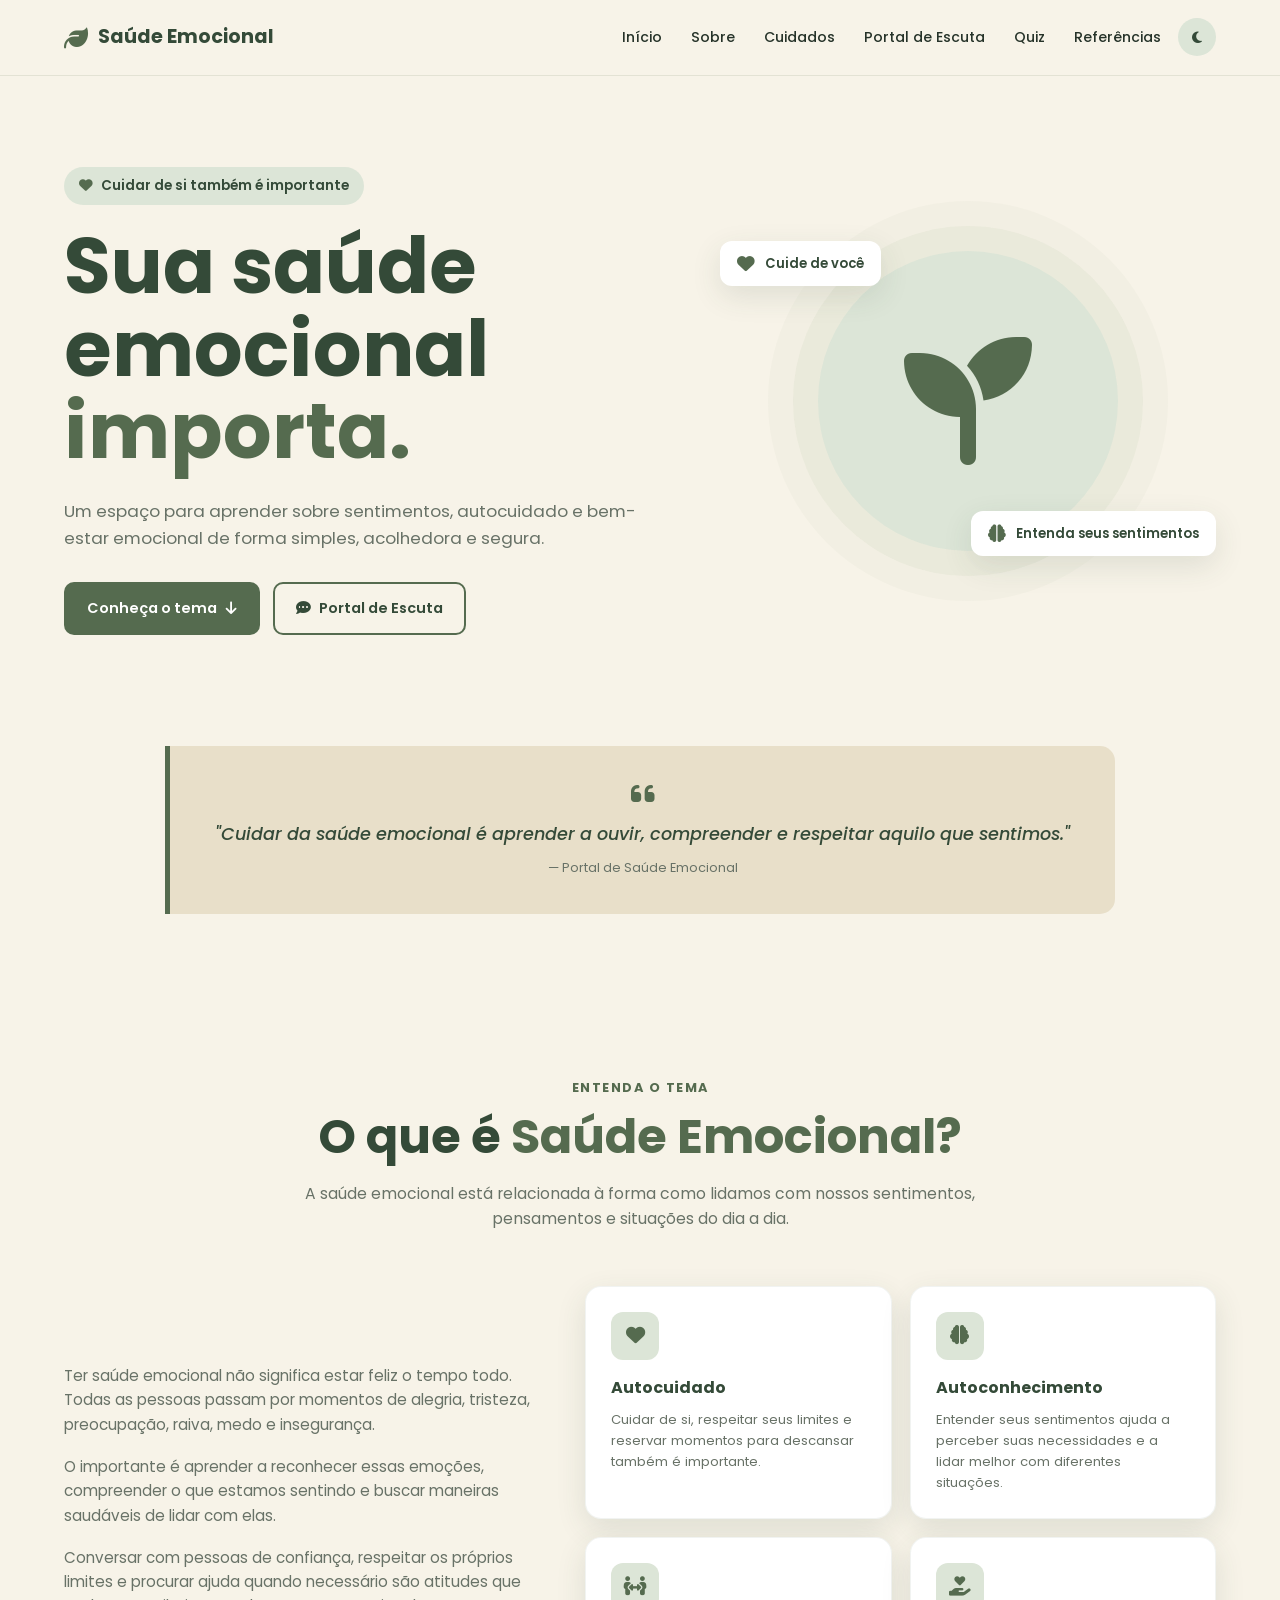
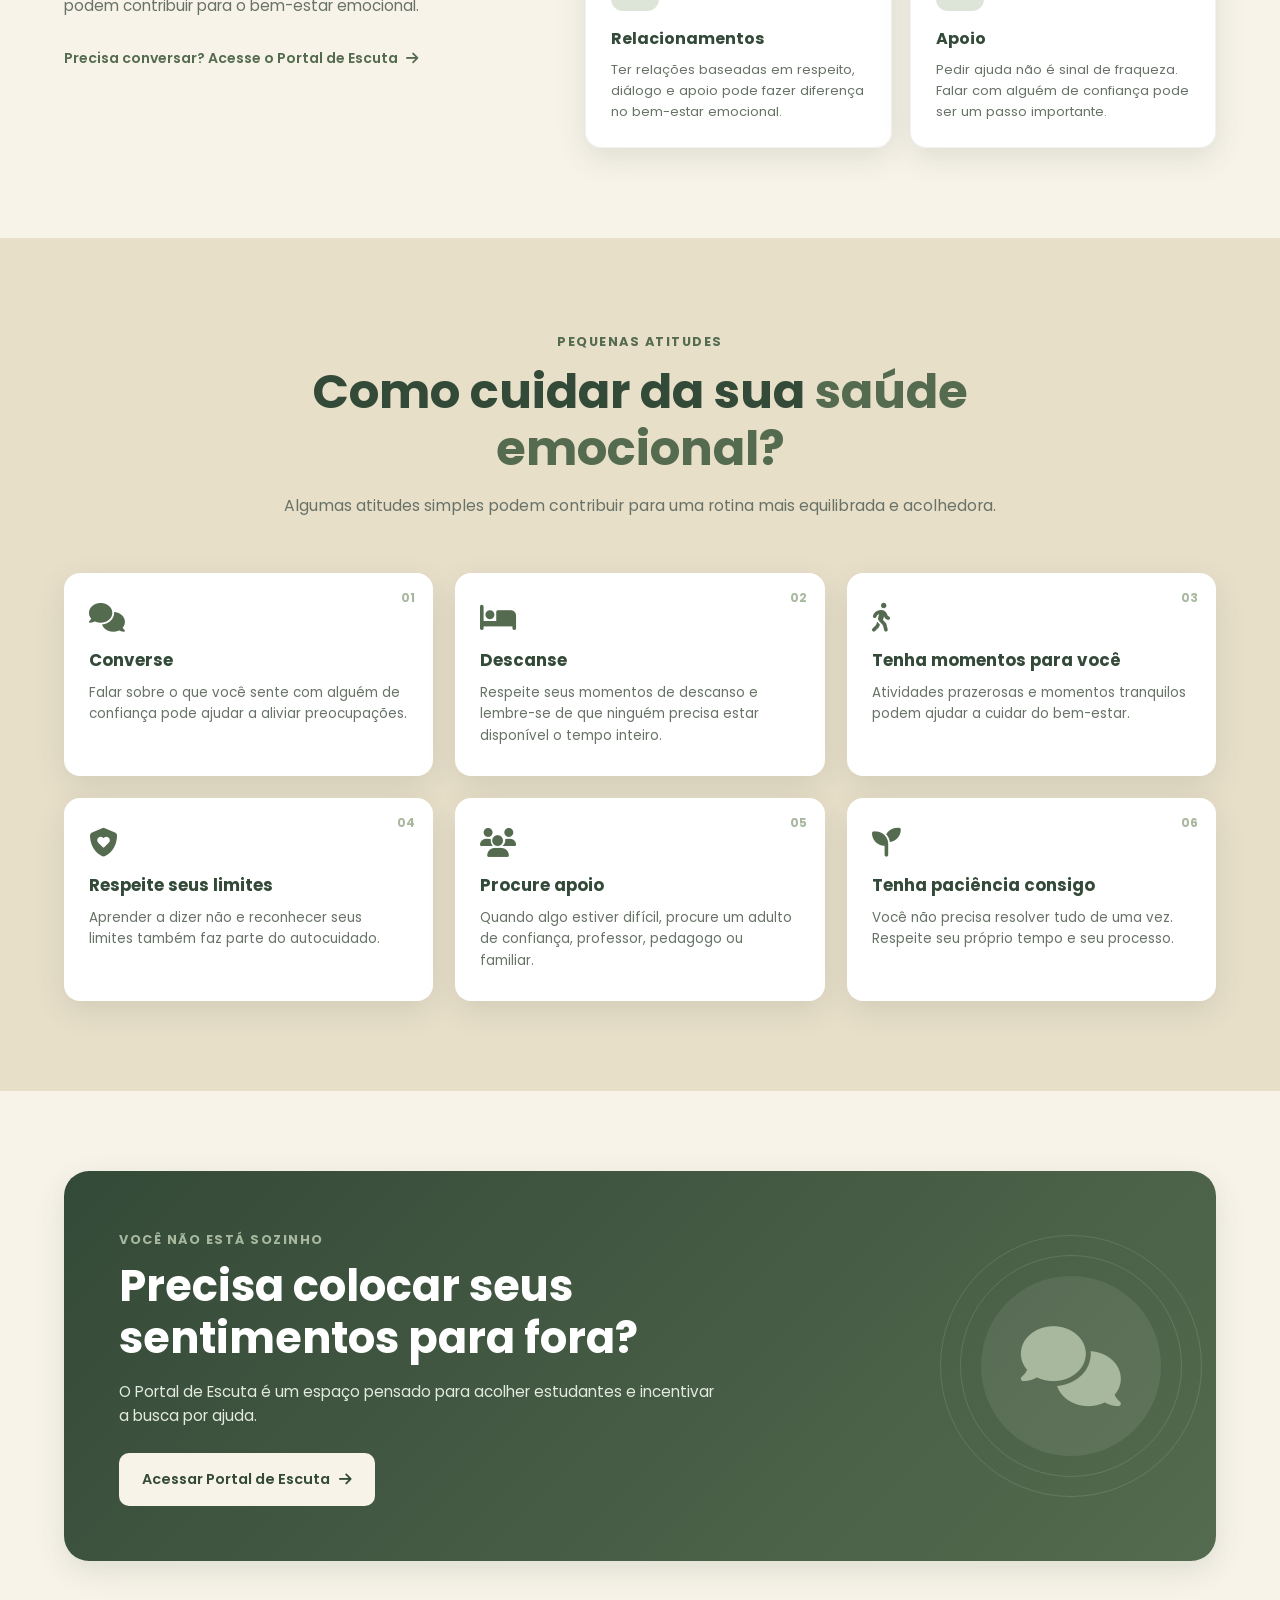
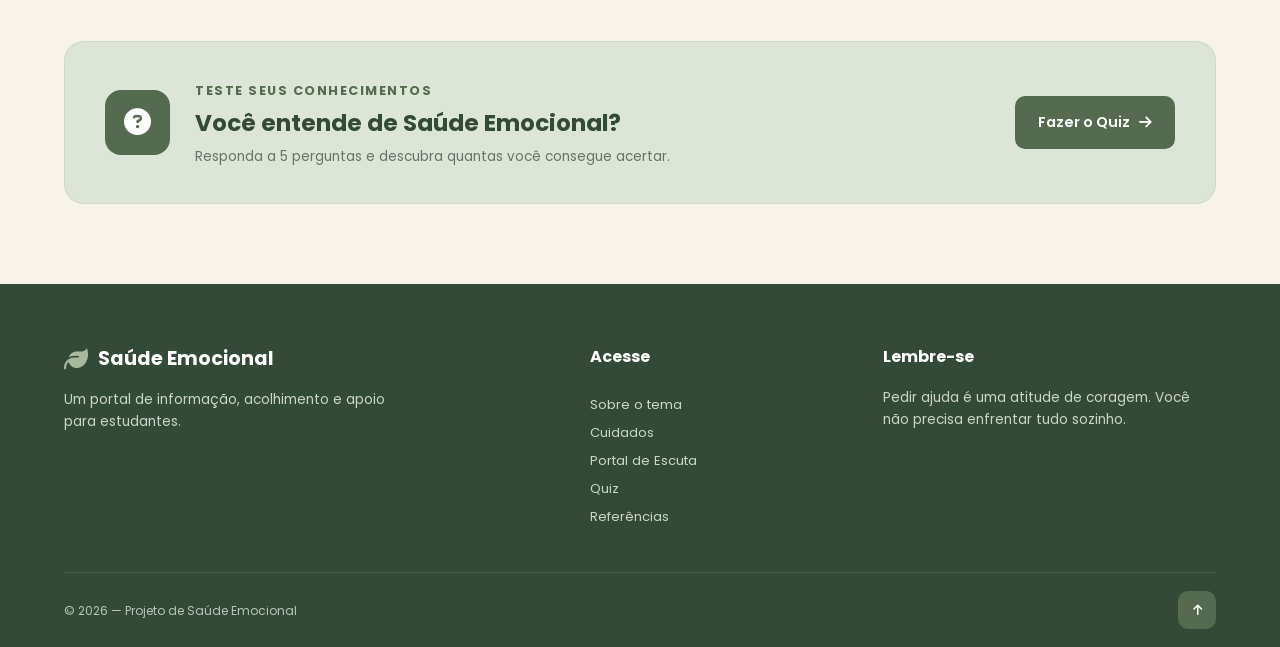
<file: index.html>
<!DOCTYPE html>
<html lang="pt-BR">

<head>
    <meta charset="UTF-8">
    <meta name="viewport" content="width=device-width, initial-scale=1.0">

    <meta name="description"
        content="Portal de Saúde Emocional - informação, acolhimento e apoio para estudantes.">

    <meta name="theme-color" content="#556B4F">

    <title>Saúde Emocional | Portal de Apoio ao Estudante</title>

    <!-- Fonte -->
    <link rel="preconnect" href="https://fonts.googleapis.com">
    <link rel="preconnect" href="https://fonts.gstatic.com" crossorigin>

    <link
        href="https://fonts.googleapis.com/css2?family=Poppins:wght@300;400;500;600;700&display=swap"
        rel="stylesheet">

    <!-- Ícones -->
    <link
        rel="stylesheet"
        href="https://cdnjs.cloudflare.com/ajax/libs/font-awesome/6.5.2/css/all.min.css">

    <!-- CSS -->
    <link rel="stylesheet" href="style.css">
</head>

<body>

    <!-- ==================== CABEÇALHO ==================== -->

    <header class="header" id="inicio">

        <nav class="navbar">

            <a href="#inicio" class="logo">
                <i class="fa-solid fa-leaf"></i>
                <span>Saúde Emocional</span>
            </a>

            <!-- Botão do menu no celular -->
            <button
                class="menu-toggle"
                id="menu-toggle"
                aria-label="Abrir menu">

                <i class="fa-solid fa-bars"></i>

            </button>

            <ul class="nav-menu" id="nav-menu">

                <li>
                    <a href="#inicio">Início</a>
                </li>

                <li>
                    <a href="#sobre">Sobre</a>
                </li>

                <li>
                    <a href="#cuidados">Cuidados</a>
                </li>

                <li>
                    <a href="escuta.html">Portal de Escuta</a>
                </li>

                <li>
                    <a href="quiz.html">Quiz</a>
                </li>

                <li>
                    <a href="referencias.html">Referências</a>
                </li>

                <li>

                    <button
                        class="theme-toggle"
                        id="theme-toggle"
                        aria-label="Ativar modo escuro">

                        <i class="fa-solid fa-moon"></i>

                    </button>

                </li>

            </ul>

        </nav>

    </header>


    <main>

        <!-- ==================== BANNER PRINCIPAL ==================== -->

        <section class="hero">

            <div class="hero-content">

                <span class="hero-tag">

                    <i class="fa-solid fa-heart"></i>

                    Cuidar de si também é importante

                </span>


                <h1>

                    Sua saúde emocional
                    <span>importa.</span>

                </h1>


                <p>

                    Um espaço para aprender sobre sentimentos,
                    autocuidado e bem-estar emocional de forma
                    simples, acolhedora e segura.

                </p>


                <div class="hero-buttons">

                    <a href="#sobre" class="btn btn-primary">

                        Conheça o tema

                        <i class="fa-solid fa-arrow-down"></i>

                    </a>


                    <a href="escuta.html" class="btn btn-secondary">

                        <i class="fa-solid fa-comment-dots"></i>

                        Portal de Escuta

                    </a>

                </div>

            </div>


            <div class="hero-illustration" aria-hidden="true">

                <div class="illustration-circle">

                    <i class="fa-solid fa-seedling"></i>

                </div>


                <div class="floating-card card-one">

                    <i class="fa-solid fa-heart"></i>

                    <span>Cuide de você</span>

                </div>


                <div class="floating-card card-two">

                    <i class="fa-solid fa-brain"></i>

                    <span>Entenda seus sentimentos</span>

                </div>

            </div>

        </section>


        <!-- ==================== FRASE DE DESTAQUE ==================== -->

        <section class="quote-section">

            <div class="quote-box">

                <i class="fa-solid fa-quote-left"></i>

                <p>

                    "Cuidar da saúde emocional é aprender a ouvir,
                    compreender e respeitar aquilo que sentimos."

                </p>

                <span>
                    — Portal de Saúde Emocional
                </span>

            </div>

        </section>


        <!-- ==================== SOBRE ==================== -->

        <section class="section" id="sobre">

            <div class="section-heading">

                <span class="section-tag">
                    Entenda o tema
                </span>


                <h2>

                    O que é
                    <span>Saúde Emocional?</span>

                </h2>


                <p>

                    A saúde emocional está relacionada à forma como
                    lidamos com nossos sentimentos, pensamentos e
                    situações do dia a dia.

                </p>

            </div>


            <div class="about-grid">

                <div class="about-text">

                    <p>

                        Ter saúde emocional não significa estar feliz
                        o tempo todo. Todas as pessoas passam por
                        momentos de alegria, tristeza, preocupação,
                        raiva, medo e insegurança.

                    </p>


                    <p>

                        O importante é aprender a reconhecer essas
                        emoções, compreender o que estamos sentindo
                        e buscar maneiras saudáveis de lidar com elas.

                    </p>


                    <p>

                        Conversar com pessoas de confiança, respeitar
                        os próprios limites e procurar ajuda quando
                        necessário são atitudes que podem contribuir
                        para o bem-estar emocional.

                    </p>


                    <a href="escuta.html" class="text-link">

                        Precisa conversar?
                        Acesse o Portal de Escuta

                        <i class="fa-solid fa-arrow-right"></i>

                    </a>

                </div>


                <div class="about-cards">

                    <article class="info-card">

                        <div class="card-icon">

                            <i class="fa-solid fa-heart"></i>

                        </div>

                        <h3>
                            Autocuidado
                        </h3>

                        <p>

                            Cuidar de si, respeitar seus limites e
                            reservar momentos para descansar também
                            é importante.

                        </p>

                    </article>


                    <article class="info-card">

                        <div class="card-icon">

                            <i class="fa-solid fa-brain"></i>

                        </div>

                        <h3>
                            Autoconhecimento
                        </h3>

                        <p>

                            Entender seus sentimentos ajuda a perceber
                            suas necessidades e a lidar melhor com
                            diferentes situações.

                        </p>

                    </article>


                    <article class="info-card">

                        <div class="card-icon">

                            <i class="fa-solid fa-people-arrows"></i>

                        </div>

                        <h3>
                            Relacionamentos
                        </h3>

                        <p>

                            Ter relações baseadas em respeito, diálogo
                            e apoio pode fazer diferença no bem-estar
                            emocional.

                        </p>

                    </article>


                    <article class="info-card">

                        <div class="card-icon">

                            <i class="fa-solid fa-hand-holding-heart"></i>

                        </div>

                        <h3>
                            Apoio
                        </h3>

                        <p>

                            Pedir ajuda não é sinal de fraqueza.
                            Falar com alguém de confiança pode ser
                            um passo importante.

                        </p>

                    </article>

                </div>

            </div>

        </section>
        <!-- ==================== CUIDADOS ==================== -->

        <section class="section section-alt" id="cuidados">

            <div class="section-heading">

                <span class="section-tag">
                    Pequenas atitudes
                </span>

                <h2>

                    Como cuidar da sua
                    <span>saúde emocional?</span>

                </h2>

                <p>

                    Algumas atitudes simples podem contribuir para
                    uma rotina mais equilibrada e acolhedora.

                </p>

            </div>


            <div class="care-grid">

                <article class="care-card">

                    <span class="care-number">
                        01
                    </span>

                    <i class="fa-solid fa-comments"></i>

                    <h3>
                        Converse
                    </h3>

                    <p>

                        Falar sobre o que você sente com alguém
                        de confiança pode ajudar a aliviar
                        preocupações.

                    </p>

                </article>


                <article class="care-card">

                    <span class="care-number">
                        02
                    </span>

                    <i class="fa-solid fa-bed"></i>

                    <h3>
                        Descanse
                    </h3>

                    <p>

                        Respeite seus momentos de descanso e
                        lembre-se de que ninguém precisa estar
                        disponível o tempo inteiro.

                    </p>

                </article>


                <article class="care-card">

                    <span class="care-number">
                        03
                    </span>

                    <i class="fa-solid fa-person-walking"></i>

                    <h3>
                        Tenha momentos para você
                    </h3>

                    <p>

                        Atividades prazerosas e momentos tranquilos
                        podem ajudar a cuidar do bem-estar.

                    </p>

                </article>


                <article class="care-card">

                    <span class="care-number">
                        04
                    </span>

                    <i class="fa-solid fa-shield-heart"></i>

                    <h3>
                        Respeite seus limites
                    </h3>

                    <p>

                        Aprender a dizer não e reconhecer seus limites
                        também faz parte do autocuidado.

                    </p>

                </article>


                <article class="care-card">

                    <span class="care-number">
                        05
                    </span>

                    <i class="fa-solid fa-users"></i>

                    <h3>
                        Procure apoio
                    </h3>

                    <p>

                        Quando algo estiver difícil, procure um adulto
                        de confiança, professor, pedagogo ou familiar.

                    </p>

                </article>


                <article class="care-card">

                    <span class="care-number">
                        06
                    </span>

                    <i class="fa-solid fa-seedling"></i>

                    <h3>
                        Tenha paciência consigo
                    </h3>

                    <p>

                        Você não precisa resolver tudo de uma vez.
                        Respeite seu próprio tempo e seu processo.

                    </p>

                </article>

            </div>

        </section>


        <!-- ==================== PORTAL DE ESCUTA ==================== -->

        <section class="support-section">

            <div class="support-content">

                <span class="section-tag">
                    Você não está sozinho
                </span>

                <h2>
                    Precisa colocar seus sentimentos para fora?
                </h2>

                <p>

                    O Portal de Escuta é um espaço pensado para
                    acolher estudantes e incentivar a busca por ajuda.

                </p>

                <a href="escuta.html" class="btn btn-light">

                    Acessar Portal de Escuta

                    <i class="fa-solid fa-arrow-right"></i>

                </a>

            </div>


            <div class="support-icon" aria-hidden="true">

                <i class="fa-solid fa-comments"></i>

            </div>

        </section>


        <!-- ==================== QUIZ ==================== -->

        <section class="quiz-preview">

            <div class="quiz-preview-icon">

                <i class="fa-solid fa-circle-question"></i>

            </div>


            <div>

                <span class="section-tag">
                    Teste seus conhecimentos
                </span>

                <h2>
                    Você entende de Saúde Emocional?
                </h2>

                <p>

                    Responda a 5 perguntas e descubra quantas
                    você consegue acertar.

                </p>

            </div>


            <a href="quiz.html" class="btn btn-primary">

                Fazer o Quiz

                <i class="fa-solid fa-arrow-right"></i>

            </a>

        </section>


    </main>


    <!-- ==================== RODAPÉ ==================== -->

    <footer class="footer">

        <div class="footer-content">


            <div class="footer-brand">

                <a href="#inicio" class="logo">

                    <i class="fa-solid fa-leaf"></i>

                    <span>
                        Saúde Emocional
                    </span>

                </a>

                <p>

                    Um portal de informação, acolhimento
                    e apoio para estudantes.

                </p>

            </div>


            <div class="footer-links">

                <h3>
                    Acesse
                </h3>

                <a href="#sobre">
                    Sobre o tema
                </a>

                <a href="#cuidados">
                    Cuidados
                </a>

                <a href="escuta.html">
                    Portal de Escuta
                </a>

                <a href="quiz.html">
                    Quiz
                </a>

                <a href="referencias.html">
                    Referências
                </a>

            </div>


            <div class="footer-help">

                <h3>
                    Lembre-se
                </h3>

                <p>

                    Pedir ajuda é uma atitude de coragem.
                    Você não precisa enfrentar tudo sozinho.

                </p>

            </div>

        </div>
        <div class="footer-bottom">

            <p>
                © 2026 — Projeto de Saúde Emocional
            </p>

            <a href="#inicio"
               class="back-to-top"
               aria-label="Voltar ao topo">

                <i class="fa-solid fa-arrow-up"></i>

            </a>

        </div>

    </footer>


    <!-- ==================== JAVASCRIPT ==================== -->

    <script src="script.js"></script>

</body>

</html>
</file>
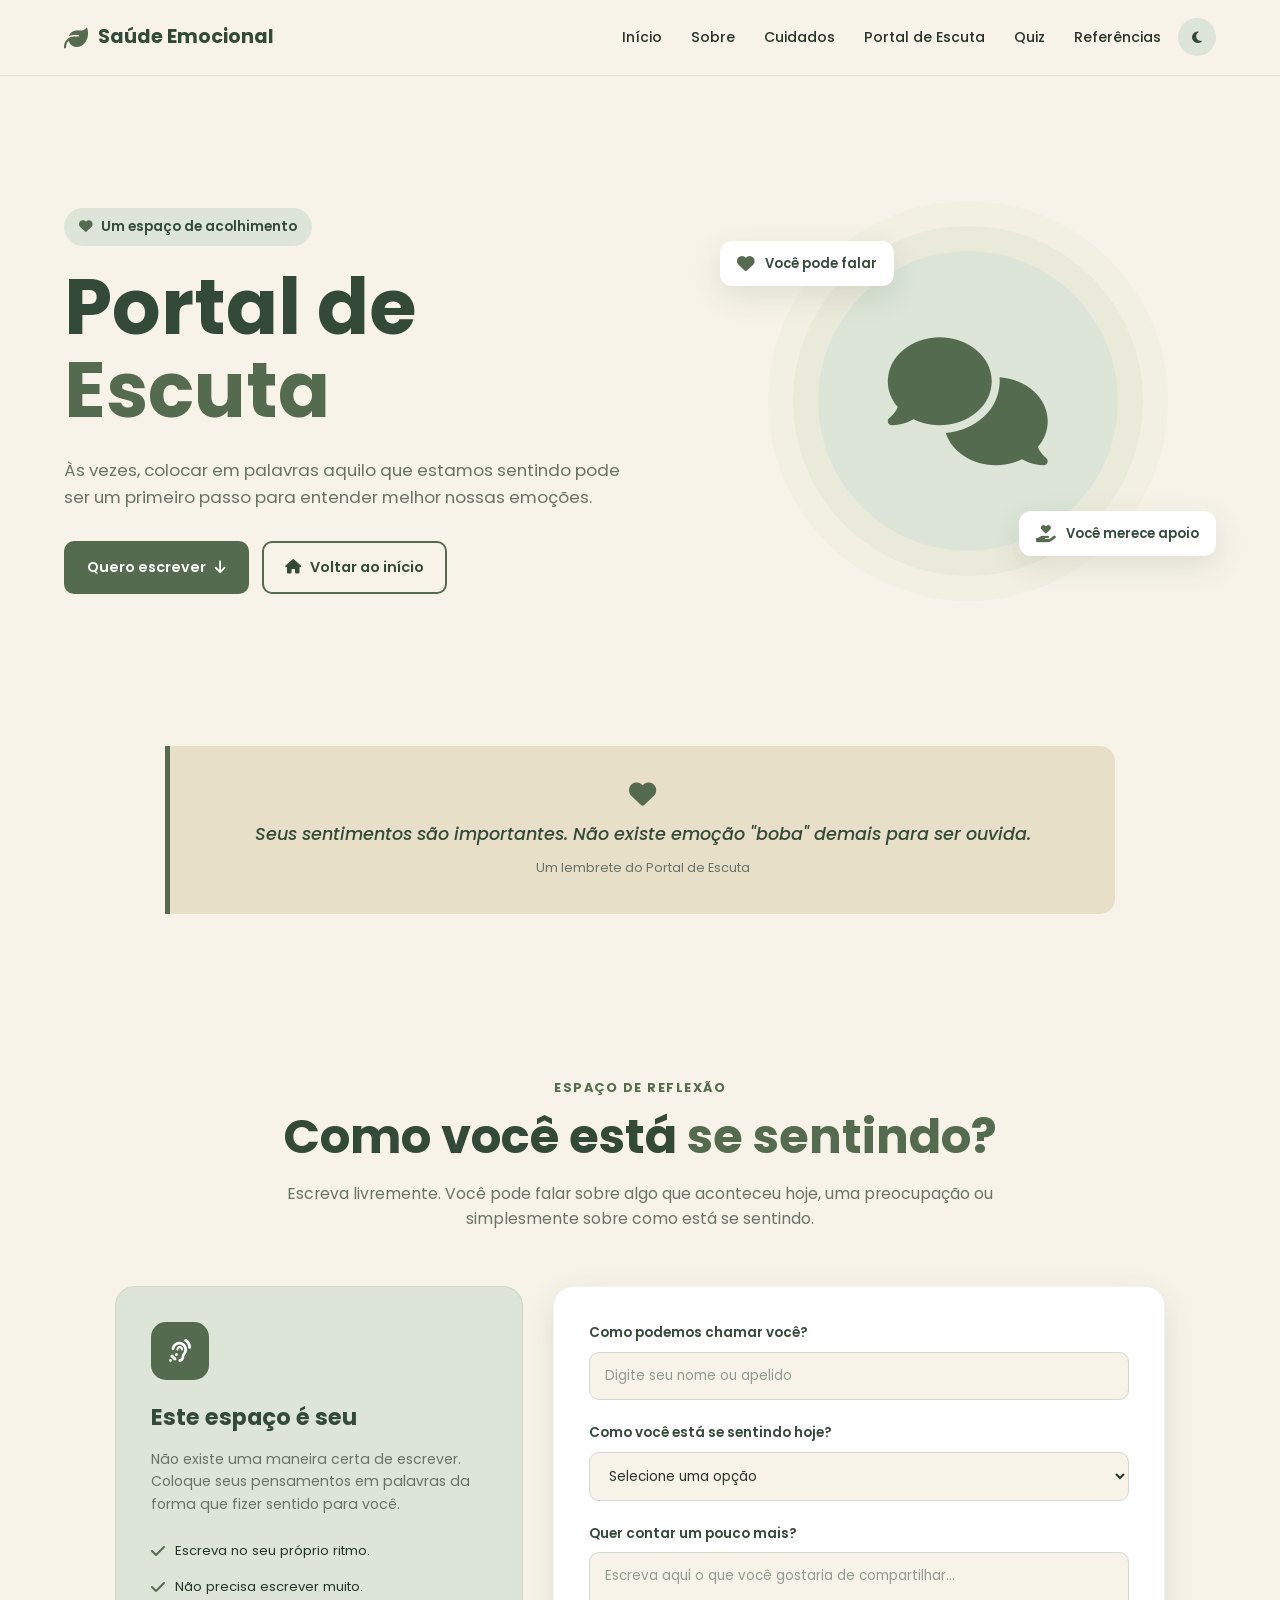
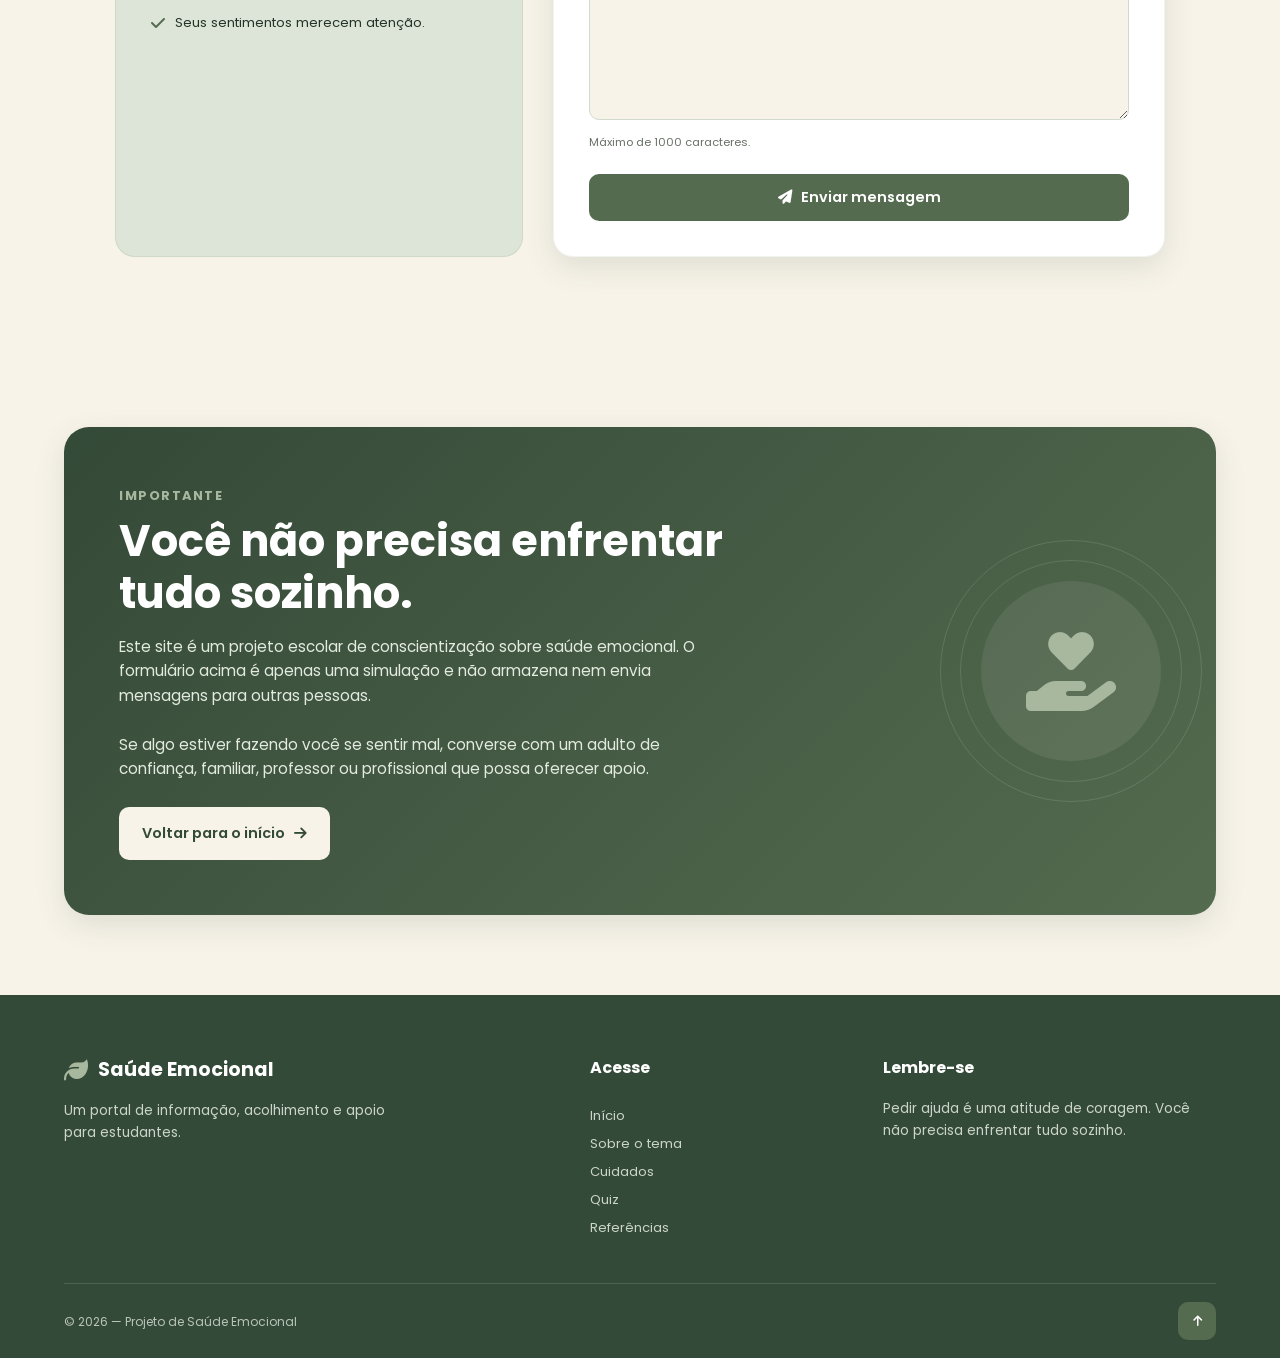
<file: escuta.html>
<!DOCTYPE html>
<html lang="pt-BR">

<head>

    <meta charset="UTF-8">

    <meta name="viewport" content="width=device-width, initial-scale=1.0">

    <meta name="description"
        content="Portal de Escuta - um espaço de acolhimento e reflexão sobre saúde emocional.">

    <title>Portal de Escuta | Saúde Emocional</title>

    <!-- Fonte -->
    <link rel="preconnect" href="https://fonts.googleapis.com">
    <link rel="preconnect" href="https://fonts.gstatic.com" crossorigin>

    <link
        href="https://fonts.googleapis.com/css2?family=Poppins:wght@300;400;500;600;700&display=swap"
        rel="stylesheet">

    <!-- Ícones -->
    <link
        rel="stylesheet"
        href="https://cdnjs.cloudflare.com/ajax/libs/font-awesome/6.5.2/css/all.min.css">

    <!-- CSS principal -->
    <link rel="stylesheet" href="style.css">

</head>


<body>


    <!-- ==================== CABEÇALHO ==================== -->

    <header class="header">

        <nav class="navbar">

            <a href="index.html" class="logo">

                <i class="fa-solid fa-leaf"></i>

                <span>
                    Saúde Emocional
                </span>

            </a>


            <button
                class="menu-toggle"
                id="menu-toggle"
                aria-label="Abrir menu">

                <i class="fa-solid fa-bars"></i>

            </button>


            <ul class="nav-menu" id="nav-menu">

                <li>
                    <a href="index.html">
                        Início
                    </a>
                </li>

                <li>
                    <a href="index.html#sobre">
                        Sobre
                    </a>
                </li>

                <li>
                    <a href="index.html#cuidados">
                        Cuidados
                    </a>
                </li>

                <li>
                    <a href="escuta.html">
                        Portal de Escuta
                    </a>
                </li>

                <li>
                    <a href="quiz.html">
                        Quiz
                    </a>
                </li>

                <li>
                    <a href="referencias.html">
                        Referências
                    </a>
                </li>

                <li>

                    <button
                        class="theme-toggle"
                        id="theme-toggle"
                        aria-label="Ativar modo escuro">

                        <i class="fa-solid fa-moon"></i>

                    </button>

                </li>

            </ul>

        </nav>

    </header>



    <main>


        <!-- ==================== TÍTULO ==================== -->

        <section class="hero">

            <div class="hero-content">

                <span class="hero-tag">

                    <i class="fa-solid fa-heart"></i>

                    Um espaço de acolhimento

                </span>


                <h1>

                    Portal de
                    <span>Escuta</span>

                </h1>


                <p>

                    Às vezes, colocar em palavras aquilo que estamos
                    sentindo pode ser um primeiro passo para entender
                    melhor nossas emoções.

                </p>


                <div class="hero-buttons">

                    <a
                        href="#formulario"
                        class="btn btn-primary">

                        Quero escrever

                        <i class="fa-solid fa-arrow-down"></i>

                    </a>


                    <a
                        href="index.html"
                        class="btn btn-secondary">

                        <i class="fa-solid fa-house"></i>

                        Voltar ao início

                    </a>

                </div>

            </div>


            <div class="hero-illustration" aria-hidden="true">

                <div class="illustration-circle">

                    <i class="fa-solid fa-comments"></i>

                </div>


                <div class="floating-card card-one">

                    <i class="fa-solid fa-heart"></i>

                    <span>
                        Você pode falar
                    </span>

                </div>


                <div class="floating-card card-two">

                    <i class="fa-solid fa-hand-holding-heart"></i>

                    <span>
                        Você merece apoio
                    </span>

                </div>

            </div>

        </section>



        <!-- ==================== MENSAGEM ==================== -->

        <section class="quote-section">

            <div class="quote-box">

                <i class="fa-solid fa-heart"></i>

                <p>

                    Seus sentimentos são importantes.
                    Não existe emoção "boba" demais para ser ouvida.

                </p>

                <span>
                    Um lembrete do Portal de Escuta
                </span>

            </div>

        </section>



        <!-- ==================== FORMULÁRIO ==================== -->

        <section
            class="section"
            id="formulario">

            <div class="section-heading">

                <span class="section-tag">
                    Espaço de reflexão
                </span>


                <h2>

                    Como você está
                    <span>se sentindo?</span>

                </h2>


                <p>

                    Escreva livremente. Você pode falar sobre algo
                    que aconteceu hoje, uma preocupação ou simplesmente
                    sobre como está se sentindo.

                </p>

            </div>



            <div class="escuta-container">


                <!-- CARTÃO DE INFORMAÇÃO -->

                <div class="escuta-info">

                    <div class="escuta-info-icon">

                        <i class="fa-solid fa-ear-listen"></i>

                    </div>


                    <h3>
                        Este espaço é seu
                    </h3>


                    <p>

                        Não existe uma maneira certa de escrever.
                        Coloque seus pensamentos em palavras da
                        forma que fizer sentido para você.

                    </p>


                    <div class="escuta-tips">

                        <div>

                            <i class="fa-solid fa-check"></i>

                            <span>
                                Escreva no seu próprio ritmo.
                            </span>

                        </div>


                        <div>

                            <i class="fa-solid fa-check"></i>

                            <span>
                                Não precisa escrever muito.
                            </span>

                        </div>


                        <div>

                            <i class="fa-solid fa-check"></i>

                            <span>
                                Seus sentimentos merecem atenção.
                            </span>

                        </div>

                    </div>

                </div>



                <!-- FORMULÁRIO -->

                <div class="escuta-form-card">

                    <form id="escuta-form">


                        <div class="form-group">

                            <label for="nome">
                                Como podemos chamar você?
                            </label>

                            <input
                                type="text"
                                id="nome"
                                name="nome"
                                placeholder="Digite seu nome ou apelido"
                                maxlength="50">

                        </div>



                        <div class="form-group">

                            <label for="sentimento">

                                Como você está se sentindo hoje?

                            </label>

                            <select
                                id="sentimento"
                                name="sentimento">

                                <option value="">
                                    Selecione uma opção
                                </option>

                                <option value="feliz">
                                    😊 Feliz
                                </option>

                                <option value="tranquilo">
                                    🌿 Tranquilo(a)
                                </option>

                                <option value="ansioso">
                                    😟 Preocupado(a)
                                </option>

                                <option value="triste">
                                    💙 Triste
                                </option>

                                <option value="cansado">
                                    😴 Cansado(a)
                                </option>

                                <option value="confuso">
                                    🤔 Confuso(a)
                                </option>

                                <option value="outro">
                                    💭 Outro sentimento
                                </option>

                            </select>

                        </div>



                        <div class="form-group">

                            <label for="mensagem">

                                Quer contar um pouco mais?

                            </label>

                            <textarea
                                id="mensagem"
                                name="mensagem"
                                rows="7"
                                maxlength="1000"
                                placeholder="Escreva aqui o que você gostaria de compartilhar..."></textarea>

                            <small>
                                Máximo de 1000 caracteres.
                            </small>

                        </div>



                        <button
                            type="submit"
                            class="btn btn-primary form-button">

                            <i class="fa-solid fa-paper-plane"></i>

                            Enviar mensagem

                        </button>


                    </form>



                    <!-- MENSAGEM APÓS ENVIO -->

                    <div
                        id="mensagem-sucesso"
                        class="mensagem-sucesso"
                        style="display: none;">

                        <div class="success-icon">

                            <i class="fa-solid fa-heart"></i>

                        </div>


                        <h3>
                            Obrigada por compartilhar. 💚
                        </h3>


                        <p>

                            Seus sentimentos são importantes.
                            Lembre-se de procurar alguém de confiança
                            para conversar quando precisar.

                        </p>


                        <button
                            type="button"
                            class="btn btn-secondary"
                            id="nova-mensagem">

                            Escrever novamente

                        </button>

                    </div>

                </div>

            </div>

        </section>



        <!-- ==================== AVISO ==================== -->

        <section class="support-section">

            <div class="support-content">

                <span class="section-tag">
                    Importante
                </span>


                <h2>
                    Você não precisa enfrentar tudo sozinho.
                </h2>


                <p>

                    Este site é um projeto escolar de conscientização
                    sobre saúde emocional. O formulário acima é apenas
                    uma simulação e não armazena nem envia mensagens
                    para outras pessoas.

                </p>


                <p>

                    Se algo estiver fazendo você se sentir mal,
                    converse com um adulto de confiança, familiar,
                    professor ou profissional que possa oferecer apoio.

                </p>


                <a
                    href="index.html"
                    class="btn btn-light">

                    Voltar para o início

                    <i class="fa-solid fa-arrow-right"></i>

                </a>

            </div>


            <div
                class="support-icon"
                aria-hidden="true">

                <i class="fa-solid fa-hand-holding-heart"></i>

            </div>

        </section>


    </main>



    <!-- ==================== RODAPÉ ==================== -->

    <footer class="footer">

        <div class="footer-content">


            <div class="footer-brand">

                <a
                    href="index.html"
                    class="logo">

                    <i class="fa-solid fa-leaf"></i>

                    <span>
                        Saúde Emocional
                    </span>

                </a>


                <p>

                    Um portal de informação, acolhimento
                    e apoio para estudantes.

                </p>

            </div>



            <div class="footer-links">

                <h3>
                    Acesse
                </h3>


                <a href="index.html">
                    Início
                </a>


                <a href="index.html#sobre">
                    Sobre o tema
                </a>


                <a href="index.html#cuidados">
                    Cuidados
                </a>


                <a href="quiz.html">
                    Quiz
                </a>


                <a href="referencias.html">
                    Referências
                </a>

            </div>



            <div class="footer-help">

                <h3>
                    Lembre-se
                </h3>


                <p>

                    Pedir ajuda é uma atitude de coragem.
                    Você não precisa enfrentar tudo sozinho.

                </p>

            </div>

        </div>



        <div class="footer-bottom">

            <p>
                © 2026 — Projeto de Saúde Emocional
            </p>


            <a
                href="#"
                class="back-to-top"
                aria-label="Voltar ao topo">

                <i class="fa-solid fa-arrow-up"></i>

            </a>

        </div>

    </footer>



    <!-- JavaScript -->

    <script src="script.js"></script>


    <!-- JavaScript específico do formulário -->

    <script>

        const formulario =
            document.getElementById("escuta-form");

        const mensagemSucesso =
            document.getElementById("mensagem-sucesso");

        const novaMensagem =
            document.getElementById("nova-mensagem");


        if (formulario) {

            formulario.addEventListener("submit", function(event) {

                event.preventDefault();

                formulario.style.display = "none";

                mensagemSucesso.style.display = "block";

            });

        }


        if (novaMensagem) {

            novaMensagem.addEventListener("click", function() {

                formulario.reset();

                formulario.style.display = "block";

                mensagemSucesso.style.display = "none";

            });

        }

    </script>


</body>

</html>
</file>
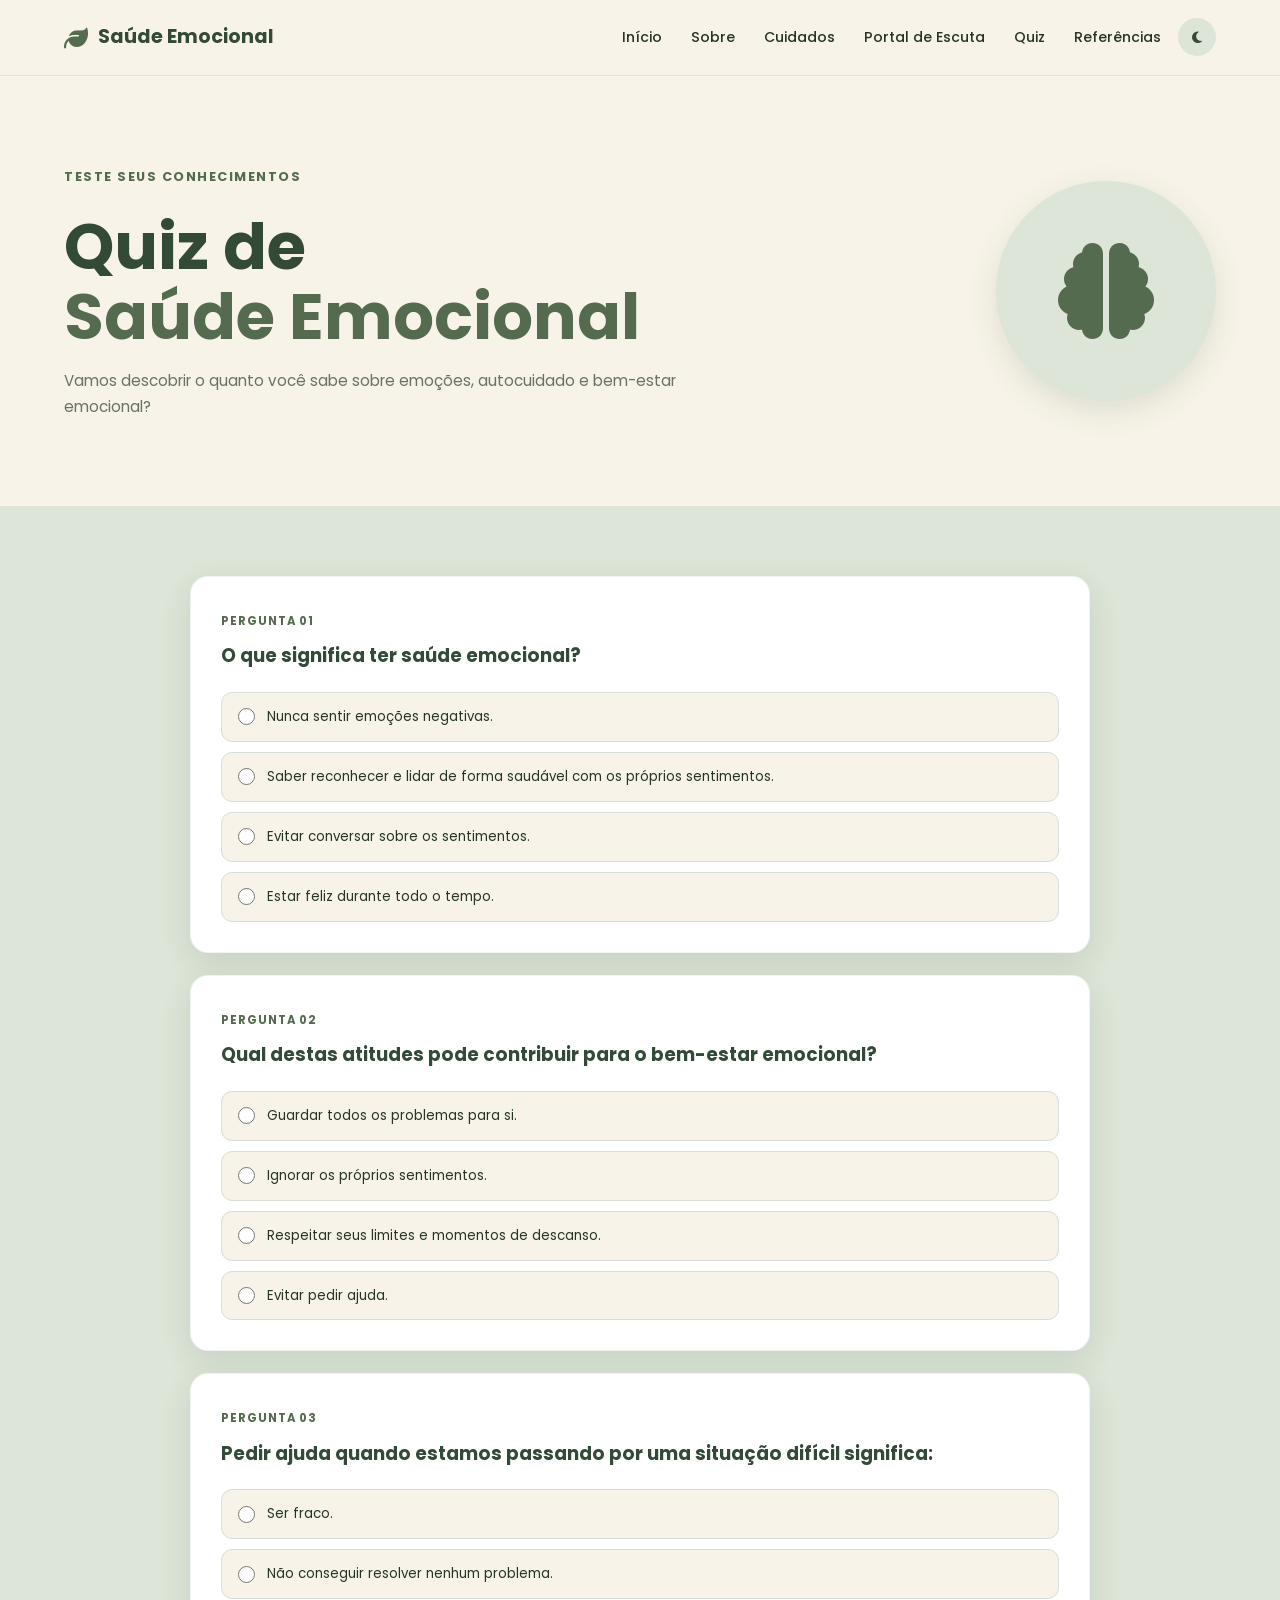
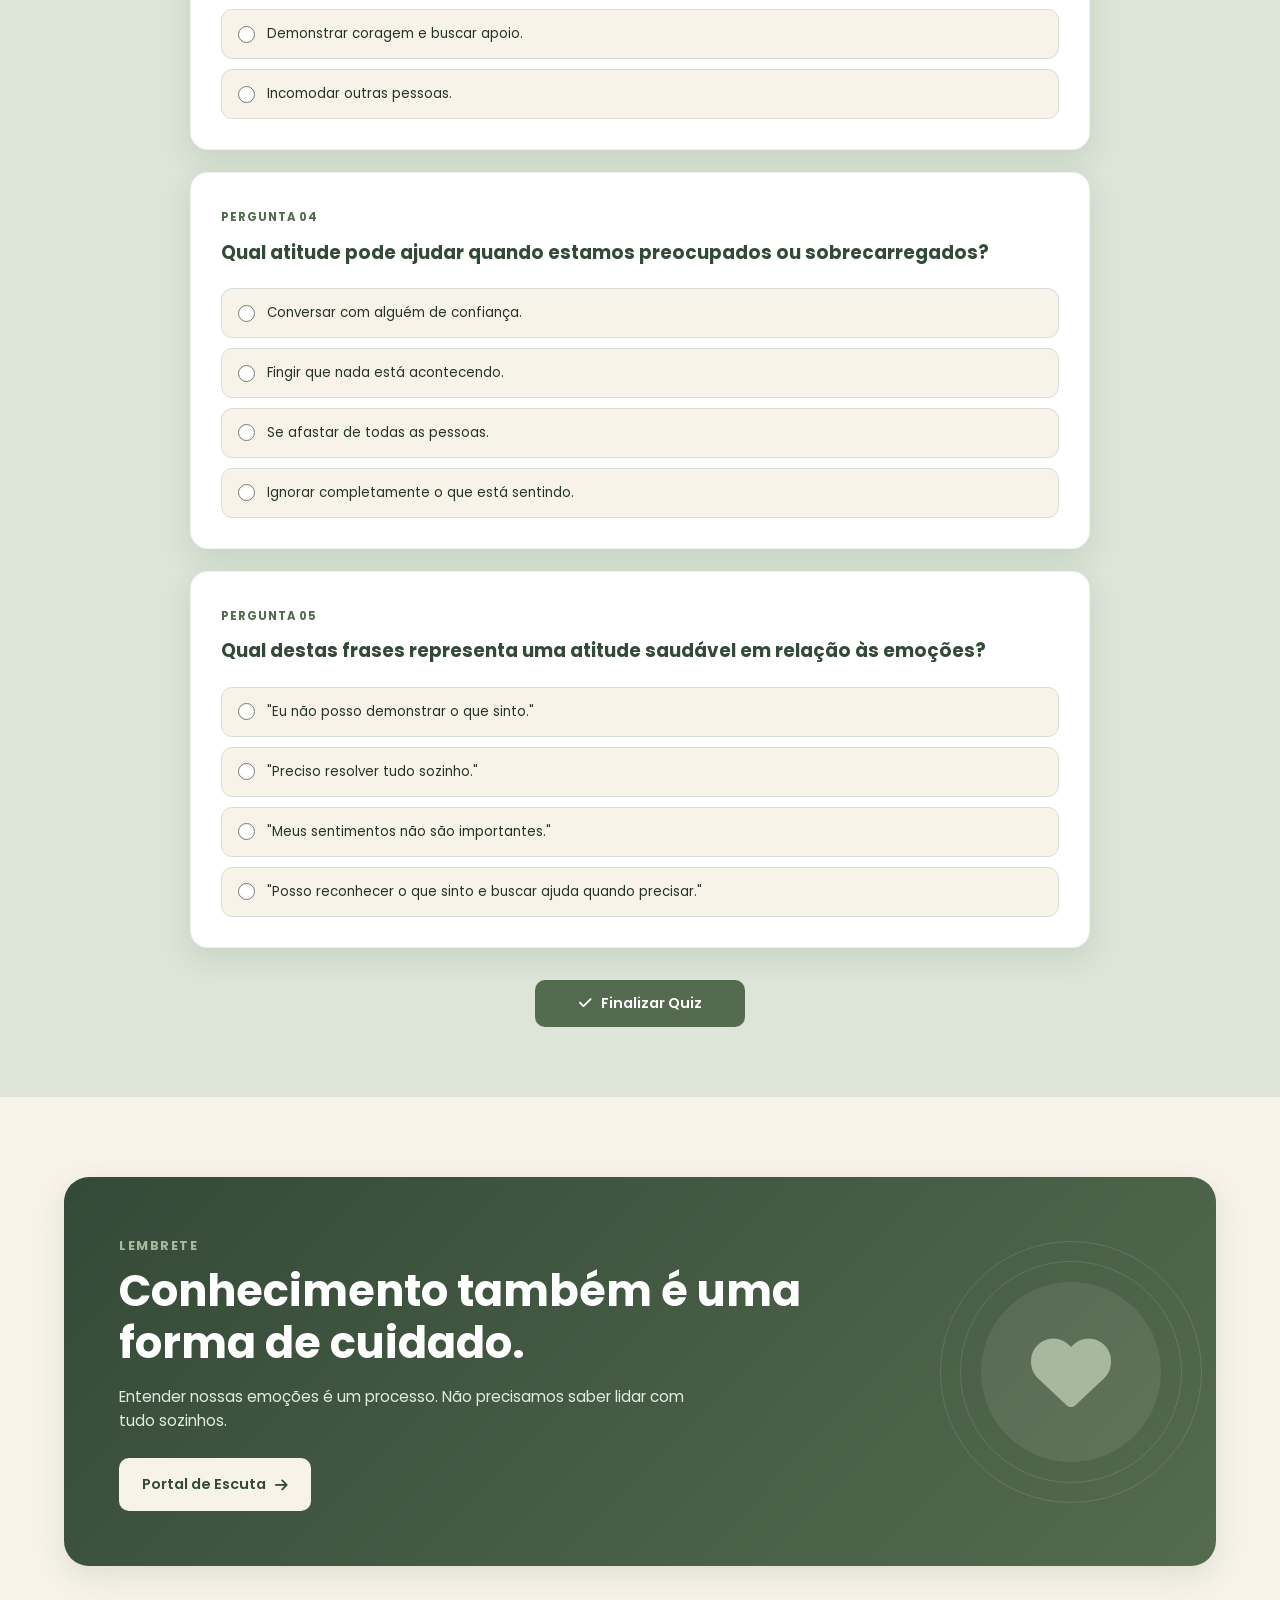
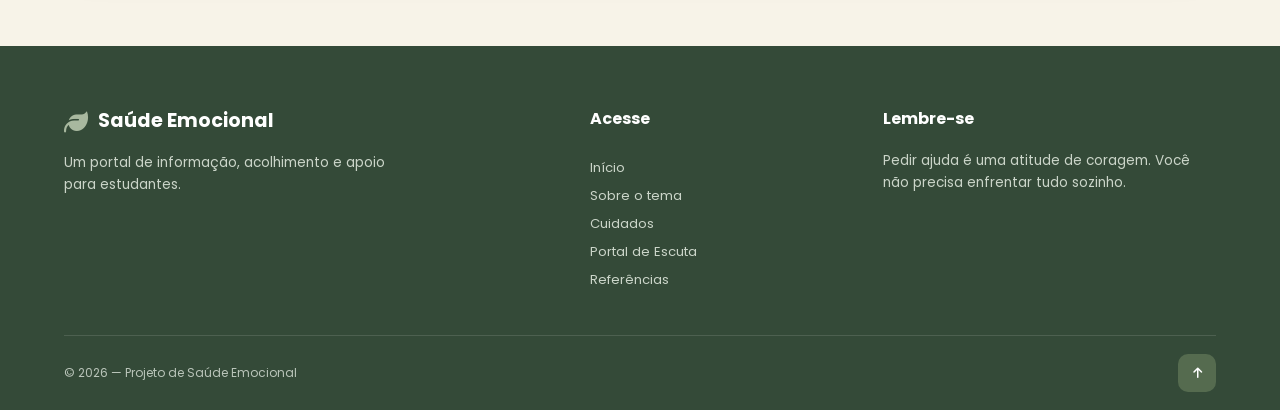
<file: quiz.html>
<!DOCTYPE html>
<html lang="pt-BR">

<head>

    <meta charset="UTF-8">

    <meta name="viewport" content="width=device-width, initial-scale=1.0">

    <meta name="description"
        content="Quiz sobre Saúde Emocional - teste seus conhecimentos.">

    <title>Quiz | Saúde Emocional</title>

    <!-- Fonte -->
    <link rel="preconnect" href="https://fonts.googleapis.com">
    <link rel="preconnect" href="https://fonts.gstatic.com" crossorigin>

    <link
        href="https://fonts.googleapis.com/css2?family=Poppins:wght@300;400;500;600;700&display=swap"
        rel="stylesheet">

    <!-- Ícones -->
    <link
        rel="stylesheet"
        href="https://cdnjs.cloudflare.com/ajax/libs/font-awesome/6.5.2/css/all.min.css">

    <!-- CSS -->
    <link rel="stylesheet" href="style.css">

</head>


<body>


    <!-- ==================== CABEÇALHO ==================== -->

    <header class="header">

        <nav class="navbar">

            <a href="index.html" class="logo">

                <i class="fa-solid fa-leaf"></i>

                <span>
                    Saúde Emocional
                </span>

            </a>


            <button
                class="menu-toggle"
                id="menu-toggle"
                aria-label="Abrir menu">

                <i class="fa-solid fa-bars"></i>

            </button>


            <ul class="nav-menu" id="nav-menu">

                <li>
                    <a href="index.html">
                        Início
                    </a>
                </li>

                <li>
                    <a href="index.html#sobre">
                        Sobre
                    </a>
                </li>

                <li>
                    <a href="index.html#cuidados">
                        Cuidados
                    </a>
                </li>

                <li>
                    <a href="escuta.html">
                        Portal de Escuta
                    </a>
                </li>

                <li>
                    <a href="quiz.html">
                        Quiz
                    </a>
                </li>

                <li>
                    <a href="referencias.html">
                        Referências
                    </a>
                </li>

                <li>

                    <button
                        class="theme-toggle"
                        id="theme-toggle"
                        aria-label="Ativar modo escuro">

                        <i class="fa-solid fa-moon"></i>

                    </button>

                </li>

            </ul>

        </nav>

    </header>



    <main>


        <!-- ==================== INTRODUÇÃO ==================== -->

        <section class="quiz-hero">

            <div class="quiz-hero-content">

                <span class="section-tag">
                    Teste seus conhecimentos
                </span>


                <h1>
                    Quiz de
                    <span>Saúde Emocional</span>
                </h1>


                <p>

                    Vamos descobrir o quanto você sabe sobre emoções,
                    autocuidado e bem-estar emocional?

                </p>

            </div>


            <div class="quiz-hero-icon">

                <i class="fa-solid fa-brain"></i>

            </div>

        </section>



        <!-- ==================== QUIZ ==================== -->

        <section class="quiz-section">

            <div class="quiz-container">


                <!-- PERGUNTA 1 -->

                <div class="question-card">

                    <span class="question-number">
                        Pergunta 01
                    </span>

                    <h2>
                        O que significa ter saúde emocional?
                    </h2>


                    <div class="answers">

                        <label class="answer">

                            <input
                                type="radio"
                                name="q1"
                                value="a">

                            <span>
                                Nunca sentir emoções negativas.
                            </span>

                        </label>


                        <label class="answer">

                            <input
                                type="radio"
                                name="q1"
                                value="b">

                            <span>
                                Saber reconhecer e lidar de forma
                                saudável com os próprios sentimentos.
                            </span>

                        </label>


                        <label class="answer">

                            <input
                                type="radio"
                                name="q1"
                                value="c">

                            <span>
                                Evitar conversar sobre os sentimentos.
                            </span>

                        </label>


                        <label class="answer">

                            <input
                                type="radio"
                                name="q1"
                                value="d">

                            <span>
                                Estar feliz durante todo o tempo.
                            </span>

                        </label>

                    </div>

                </div>



                <!-- PERGUNTA 2 -->

                <div class="question-card">

                    <span class="question-number">
                        Pergunta 02
                    </span>

                    <h2>
                        Qual destas atitudes pode contribuir para o
                        bem-estar emocional?
                    </h2>


                    <div class="answers">

                        <label class="answer">

                            <input
                                type="radio"
                                name="q2"
                                value="a">

                            <span>
                                Guardar todos os problemas para si.
                            </span>

                        </label>


                        <label class="answer">

                            <input
                                type="radio"
                                name="q2"
                                value="b">

                            <span>
                                Ignorar os próprios sentimentos.
                            </span>

                        </label>


                        <label class="answer">

                            <input
                                type="radio"
                                name="q2"
                                value="c">

                            <span>
                                Respeitar seus limites e momentos de descanso.
                            </span>

                        </label>


                        <label class="answer">

                            <input
                                type="radio"
                                name="q2"
                                value="d">

                            <span>
                                Evitar pedir ajuda.
                            </span>

                        </label>

                    </div>

                </div>



                <!-- PERGUNTA 3 -->

                <div class="question-card">

                    <span class="question-number">
                        Pergunta 03
                    </span>

                    <h2>
                        Pedir ajuda quando estamos passando por uma
                        situação difícil significa:
                    </h2>


                    <div class="answers">

                        <label class="answer">

                            <input
                                type="radio"
                                name="q3"
                                value="a">

                            <span>
                                Ser fraco.
                            </span>

                        </label>


                        <label class="answer">

                            <input
                                type="radio"
                                name="q3"
                                value="b">

                            <span>
                                Não conseguir resolver nenhum problema.
                            </span>

                        </label>


                        <label class="answer">

                            <input
                                type="radio"
                                name="q3"
                                value="c">

                            <span>
                                Demonstrar coragem e buscar apoio.
                            </span>

                        </label>


                        <label class="answer">

                            <input
                                type="radio"
                                name="q3"
                                value="d">

                            <span>
                                Incomodar outras pessoas.
                            </span>

                        </label>

                    </div>

                </div>



                <!-- PERGUNTA 4 -->

                <div class="question-card">

                    <span class="question-number">
                        Pergunta 04
                    </span>

                    <h2>
                        Qual atitude pode ajudar quando estamos
                        preocupados ou sobrecarregados?
                    </h2>


                    <div class="answers">

                        <label class="answer">

                            <input
                                type="radio"
                                name="q4"
                                value="a">

                            <span>
                                Conversar com alguém de confiança.
                            </span>

                        </label>


                        <label class="answer">

                            <input
                                type="radio"
                                name="q4"
                                value="b">

                            <span>
                                Fingir que nada está acontecendo.
                            </span>

                        </label>


                        <label class="answer">

                            <input
                                type="radio"
                                name="q4"
                                value="c">

                            <span>
                                Se afastar de todas as pessoas.
                            </span>

                        </label>


                        <label class="answer">

                            <input
                                type="radio"
                                name="q4"
                                value="d">

                            <span>
                                Ignorar completamente o que está sentindo.
                            </span>

                        </label>

                    </div>

                </div>



                <!-- PERGUNTA 5 -->

                <div class="question-card">

                    <span class="question-number">
                        Pergunta 05
                    </span>

                    <h2>
                        Qual destas frases representa uma atitude
                        saudável em relação às emoções?
                    </h2>


                    <div class="answers">

                        <label class="answer">

                            <input
                                type="radio"
                                name="q5"
                                value="a">

                            <span>
                                "Eu não posso demonstrar o que sinto."
                            </span>

                        </label>


                        <label class="answer">

                            <input
                                type="radio"
                                name="q5"
                                value="b">

                            <span>
                                "Preciso resolver tudo sozinho."
                            </span>

                        </label>


                        <label class="answer">

                            <input
                                type="radio"
                                name="q5"
                                value="c">

                            <span>
                                "Meus sentimentos não são importantes."
                            </span>

                        </label>


                        <label class="answer">

                            <input
                                type="radio"
                                name="q5"
                                value="d">

                            <span>
                                "Posso reconhecer o que sinto e buscar
                                ajuda quando precisar."
                            </span>

                        </label>

                    </div>

                </div>



                <!-- BOTÃO -->

                <button
                    type="button"
                    id="finalizar-quiz"
                    class="btn btn-primary quiz-button">

                    <i class="fa-solid fa-check"></i>

                    Finalizar Quiz

                </button>



                <!-- RESULTADO -->

                <div
                    id="resultado-quiz"
                    class="quiz-result"
                    style="display: none;">

                    <div class="result-icon">

                        <i class="fa-solid fa-seedling"></i>

                    </div>


                    <h2 id="resultado-titulo">
                        Resultado
                    </h2>


                    <p id="resultado-texto">
                    </p>


                    <button
                        type="button"
                        id="refazer-quiz"
                        class="btn btn-secondary">

                        <i class="fa-solid fa-rotate-right"></i>

                        Refazer Quiz

                    </button>

                </div>

            </div>

        </section>



        <!-- ==================== MENSAGEM FINAL ==================== -->

        <section class="support-section">

            <div class="support-content">

                <span class="section-tag">
                    Lembrete
                </span>


                <h2>
                    Conhecimento também é uma forma de cuidado.
                </h2>


                <p>

                    Entender nossas emoções é um processo.
                    Não precisamos saber lidar com tudo sozinhos.

                </p>


                <a
                    href="escuta.html"
                    class="btn btn-light">

                    Portal de Escuta

                    <i class="fa-solid fa-arrow-right"></i>

                </a>

            </div>


            <div
                class="support-icon"
                aria-hidden="true">

                <i class="fa-solid fa-heart"></i>

            </div>

        </section>

    </main>



    <!-- ==================== RODAPÉ ==================== -->

    <footer class="footer">

        <div class="footer-content">


            <div class="footer-brand">

                <a
                    href="index.html"
                    class="logo">

                    <i class="fa-solid fa-leaf"></i>

                    <span>
                        Saúde Emocional
                    </span>

                </a>


                <p>

                    Um portal de informação, acolhimento
                    e apoio para estudantes.

                </p>

            </div>



            <div class="footer-links">

                <h3>
                    Acesse
                </h3>


                <a href="index.html">
                    Início
                </a>


                <a href="index.html#sobre">
                    Sobre o tema
                </a>


                <a href="index.html#cuidados">
                    Cuidados
                </a>


                <a href="escuta.html">
                    Portal de Escuta
                </a>


                <a href="referencias.html">
                    Referências
                </a>

            </div>



            <div class="footer-help">

                <h3>
                    Lembre-se
                </h3>


                <p>

                    Pedir ajuda é uma atitude de coragem.
                    Você não precisa enfrentar tudo sozinho.

                </p>

            </div>

        </div>



        <div class="footer-bottom">

            <p>
                © 2026 — Projeto de Saúde Emocional
            </p>


            <a
                href="#"
                class="back-to-top"
                aria-label="Voltar ao topo">

                <i class="fa-solid fa-arrow-up"></i>

            </a>

        </div>

    </footer>



    <!-- JavaScript principal -->

    <script src="script.js"></script>



    <!-- JavaScript do Quiz -->

    <script>

        const botaoFinalizar =
            document.getElementById("finalizar-quiz");

        const resultado =
            document.getElementById("resultado-quiz");

        const resultadoTitulo =
            document.getElementById("resultado-titulo");

        const resultadoTexto =
            document.getElementById("resultado-texto");

        const botaoRefazer =
            document.getElementById("refazer-quiz");


        botaoFinalizar.addEventListener("click", function() {

            const respostasCorretas = {

                q1: "b",
                q2: "c",
                q3: "c",
                q4: "a",
                q5: "d"

            };


            let pontos = 0;


            for (let pergunta in respostasCorretas) {

                const respostaSelecionada =
                    document.querySelector(
                        `input[name="${pergunta}"]:checked`
                    );


                if (
                    respostaSelecionada &&
                    respostaSelecionada.value ===
                    respostasCorretas[pergunta]
                ) {

                    pontos++;

                }

            }


            if (pontos === 5) {

                resultadoTitulo.textContent =
                    "Parabéns! 🌿";

                resultadoTexto.textContent =
                    "Você acertou 5 de 5 perguntas! " +
                    "Você demonstrou que conhece bastante " +
                    "sobre Saúde Emocional.";

            } else if (pontos >= 3) {

                resultadoTitulo.textContent =
                    "Muito bem! 💚";

                resultadoTexto.textContent =
                    `Você acertou ${pontos} de 5 perguntas. ` +
                    "Continue aprendendo e cuidando da sua " +
                    "saúde emocional.";

            } else {

                resultadoTitulo.textContent =
                    "Continue aprendendo! 🌱";

                resultadoTexto.textContent =
                    `Você acertou ${pontos} de 5 perguntas. ` +
                    "Que tal voltar ao conteúdo do site e " +
                    "aprender um pouco mais sob
</file>
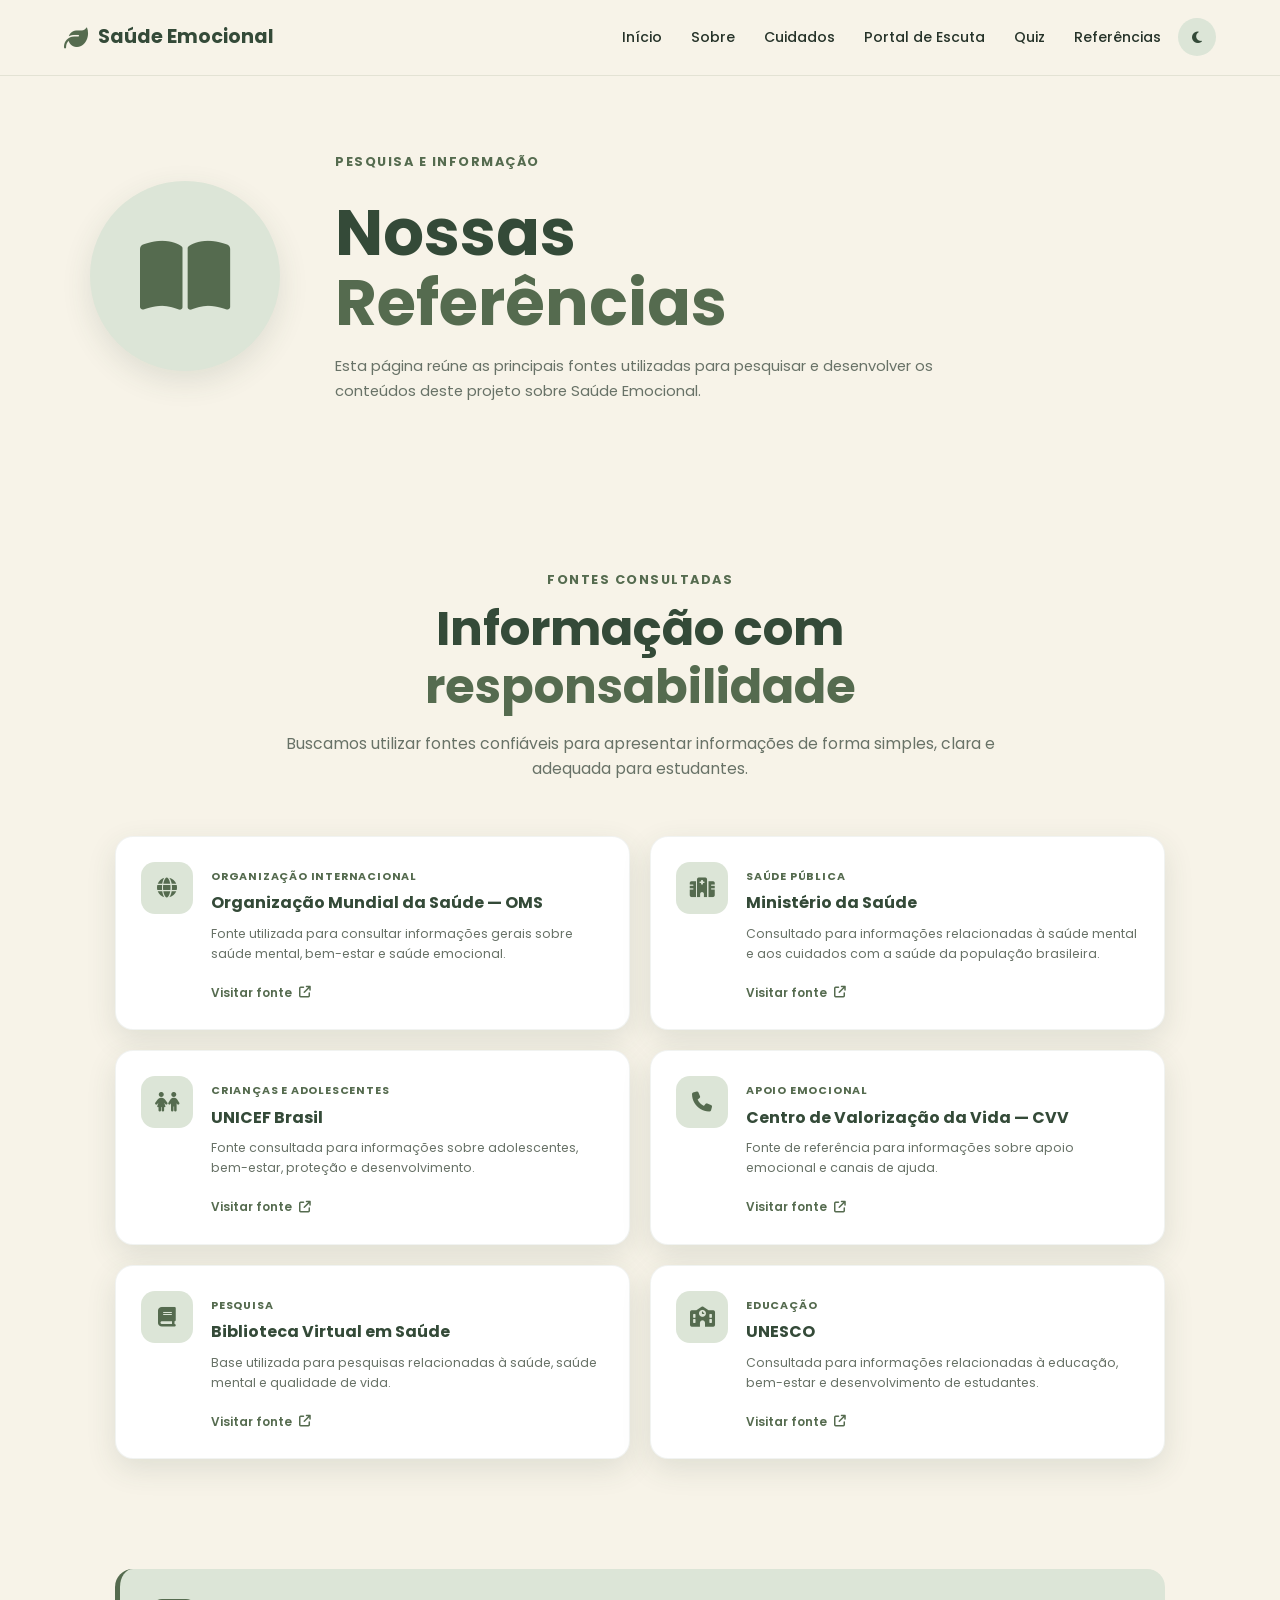
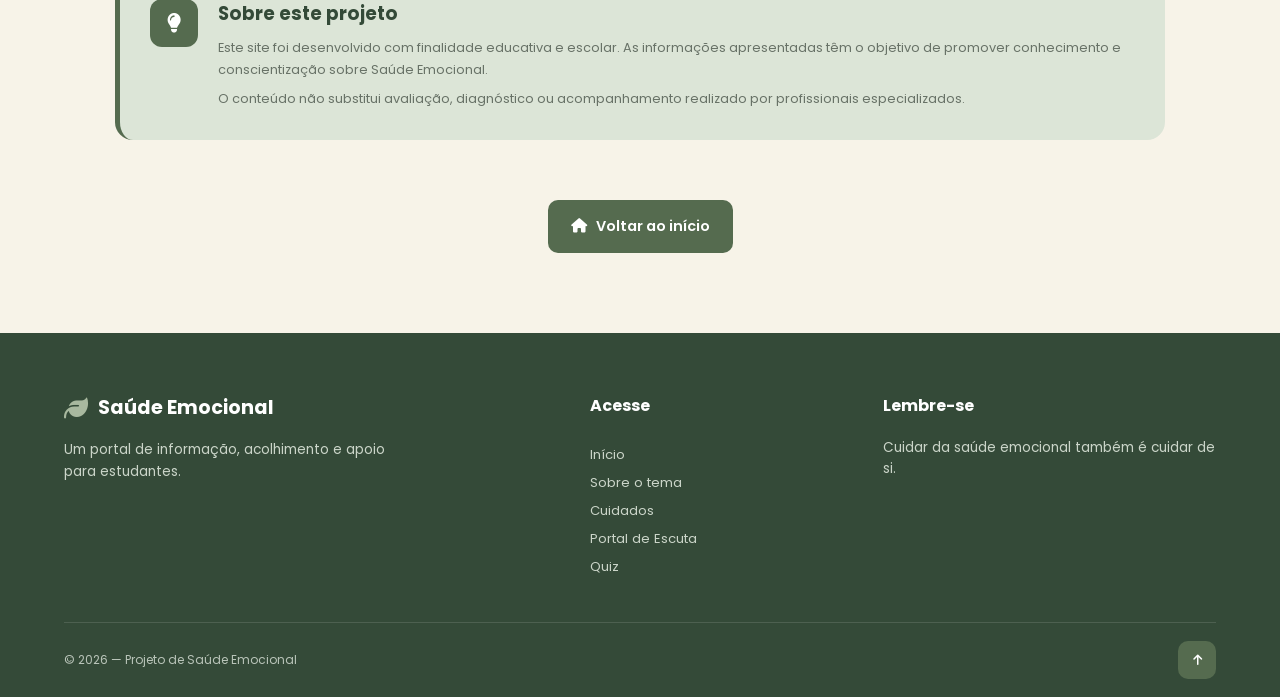
<file: referencias.html>
<!DOCTYPE html>
<html lang="pt-BR">

<head>

    <meta charset="UTF-8">

    <meta name="viewport" content="width=device-width, initial-scale=1.0">

    <meta name="description"
        content="Referências utilizadas no projeto Saúde Emocional.">

    <title>Referências | Saúde Emocional</title>

    <link rel="preconnect" href="https://fonts.googleapis.com">
    <link rel="preconnect" href="https://fonts.gstatic.com" crossorigin>

    <link
        href="https://fonts.googleapis.com/css2?family=Poppins:wght@300;400;500;600;700&display=swap"
        rel="stylesheet">

    <link
        rel="stylesheet"
        href="https://cdnjs.cloudflare.com/ajax/libs/font-awesome/6.5.2/css/all.min.css">

    <link rel="stylesheet" href="style.css">

</head>


<body>


    <!-- ==================== CABEÇALHO ==================== -->

    <header class="header">

        <nav class="navbar">

            <a href="index.html" class="logo">

                <i class="fa-solid fa-leaf"></i>

                <span>
                    Saúde Emocional
                </span>

            </a>


            <button
                class="menu-toggle"
                id="menu-toggle"
                aria-label="Abrir menu">

                <i class="fa-solid fa-bars"></i>

            </button>


            <ul class="nav-menu" id="nav-menu">

                <li>
                    <a href="index.html">
                        Início
                    </a>
                </li>

                <li>
                    <a href="index.html#sobre">
                        Sobre
                    </a>
                </li>

                <li>
                    <a href="index.html#cuidados">
                        Cuidados
                    </a>
                </li>

                <li>
                    <a href="escuta.html">
                        Portal de Escuta
                    </a>
                </li>

                <li>
                    <a href="quiz.html">
                        Quiz
                    </a>
                </li>

                <li>
                    <a href="referencias.html">
                        Referências
                    </a>
                </li>

                <li>

                    <button
                        class="theme-toggle"
                        id="theme-toggle"
                        aria-label="Ativar modo escuro">

                        <i class="fa-solid fa-moon"></i>

                    </button>

                </li>

            </ul>

        </nav>

    </header>



    <main>


        <!-- ==================== TÍTULO ==================== -->

        <section class="references-hero">

            <div class="references-hero-icon">

                <i class="fa-solid fa-book-open"></i>

            </div>


            <div>

                <span class="section-tag">
                    Pesquisa e informação
                </span>


                <h1>
                    Nossas
                    <span>Referências</span>
                </h1>


                <p>

                    Esta página reúne as principais fontes utilizadas
                    para pesquisar e desenvolver os conteúdos deste
                    projeto sobre Saúde Emocional.

                </p>

            </div>

        </section>



        <!-- ==================== REFERÊNCIAS ==================== -->

        <section class="section">

            <div class="section-heading">

                <span class="section-tag">
                    Fontes consultadas
                </span>


                <h2>
                    Informação com
                    <span>responsabilidade</span>
                </h2>


                <p>

                    Buscamos utilizar fontes confiáveis para apresentar
                    informações de forma simples, clara e adequada
                    para estudantes.

                </p>

            </div>



            <div class="references-grid">


                <!-- OMS -->

                <article class="reference-card">

                    <div class="reference-icon">

                        <i class="fa-solid fa-globe"></i>

                    </div>


                    <div>

                        <span class="reference-type">
                            Organização internacional
                        </span>


                        <h3>
                            Organização Mundial da Saúde — OMS
                        </h3>


                        <p>

                            Fonte utilizada para consultar informações
                            gerais sobre saúde mental, bem-estar e
                            saúde emocional.

                        </p>


                        <a
                            href="https://www.who.int/"
                            target="_blank"
                            rel="noopener noreferrer">

                            Visitar fonte

                            <i class="fa-solid fa-arrow-up-right-from-square"></i>

                        </a>

                    </div>

                </article>



                <!-- MINISTÉRIO DA SAÚDE -->

                <article class="reference-card">

                    <div class="reference-icon">

                        <i class="fa-solid fa-hospital"></i>

                    </div>


                    <div>

                        <span class="reference-type">
                            Saúde pública
                        </span>


                        <h3>
                            Ministério da Saúde
                        </h3>


                        <p>

                            Consultado para informações relacionadas
                            à saúde mental e aos cuidados com a saúde
                            da população brasileira.

                        </p>


                        <a
                            href="https://www.gov.br/saude/"
                            target="_blank"
                            rel="noopener noreferrer">

                            Visitar fonte

                            <i class="fa-solid fa-arrow-up-right-from-square"></i>

                        </a>

                    </div>

                </article>



                <!-- UNICEF -->

                <article class="reference-card">

                    <div class="reference-icon">

                        <i class="fa-solid fa-children"></i>

                    </div>


                    <div>

                        <span class="reference-type">
                            Crianças e adolescentes
                        </span>


                        <h3>
                            UNICEF Brasil
                        </h3>


                        <p>

                            Fonte consultada para informações sobre
                            adolescentes, bem-estar, proteção e
                            desenvolvimento.

                        </p>


                        <a
                            href="https://www.unicef.org/brazil/"
                            target="_blank"
                            rel="noopener noreferrer">

                            Visitar fonte

                            <i class="fa-solid fa-arrow-up-right-from-square"></i>

                        </a>

                    </div>

                </article>



                <!-- CVV -->

                <article class="reference-card">

                    <div class="reference-icon">

                        <i class="fa-solid fa-phone"></i>

                    </div>


                    <div>

                        <span class="reference-type">
                            Apoio emocional
                        </span>


                        <h3>
                            Centro de Valorização da Vida — CVV
                        </h3>


                        <p>

                            Fonte de referência para informações sobre
                            apoio emocional e canais de ajuda.

                        </p>


                        <a
                            href="https://cvv.org.br/"
                            target="_blank"
                            rel="noopener noreferrer">

                            Visitar fonte

                            <i class="fa-solid fa-arrow-up-right-from-square"></i>

                        </a>

                    </div>

                </article>



                <!-- BIBLIOTECA VIRTUAL -->

                <article class="reference-card">

                    <div class="reference-icon">

                        <i class="fa-solid fa-book"></i>

                    </div>


                    <div>

                        <span class="reference-type">
                            Pesquisa
                        </span>


                        <h3>
                            Biblioteca Virtual em Saúde
                        </h3>


                        <p>

                            Base utilizada para pesquisas relacionadas
                            à saúde, saúde mental e qualidade de vida.

                        </p>


                        <a
                            href="https://bvsalud.org/"
                            target="_blank"
                            rel="noopener noreferrer">

                            Visitar fonte

                            <i class="fa-solid fa-arrow-up-right-from-square"></i>

                        </a>

                    </div>

                </article>



                <!-- UNESCO -->

                <article class="reference-card">

                    <div class="reference-icon">

                        <i class="fa-solid fa-school"></i>

                    </div>


                    <div>

                        <span class="reference-type">
                            Educação
                        </span>


                        <h3>
                            UNESCO
                        </h3>


                        <p>

                            Consultada para informações relacionadas
                            à educação, bem-estar e desenvolvimento
                            de estudantes.

                        </p>


                        <a
                            href="https://www.unesco.org/"
                            target="_blank"
                            rel="noopener noreferrer">

                            Visitar fonte

                            <i class="fa-solid fa-arrow-up-right-from-square"></i>

                        </a>

                    </div>

                </article>

            </div>

        </section>



        <!-- ==================== OBSERVAÇÃO ==================== -->

        <section class="reference-note">

            <div class="reference-note-icon">

                <i class="fa-solid fa-lightbulb"></i>

            </div>


            <div>

                <h2>
                    Sobre este projeto
                </h2>


                <p>

                    Este site foi desenvolvido com finalidade
                    educativa e escolar. As informações apresentadas
                    têm o objetivo de promover conhecimento e
                    conscientização sobre Saúde Emocional.

                </p>


                <p>

                    O conteúdo não substitui avaliação, diagnóstico
                    ou acompanhamento realizado por profissionais
                    especializados.

                </p>

            </div>

        </section>



        <!-- ==================== VOLTAR ==================== -->

        <div class="reference-back">

            <a
                href="index.html"
                class="btn btn-primary">

                <i class="fa-solid fa-house"></i>

                Voltar ao início

            </a>

        </div>


    </main>



    <!-- ==================== RODAPÉ ==================== -->

    <footer class="footer">

        <div class="footer-content">


            <div class="footer-brand">

                <a
                    href="index.html"
                    class="logo">

                    <i class="fa-solid fa-leaf"></i>

                    <span>
                        Saúde Emocional
                    </span>

                </a>


                <p>

                    Um portal de informação, acolhimento
                    e apoio para estudantes.

                </p>

            </div>



            <div class="footer-links">

                <h3>
                    Acesse
                </h3>


                <a href="index.html">
                    Início
                </a>


                <a href="index.html#sobre">
                    Sobre o tema
                </a>


                <a href="index.html#cuidados">
                    Cuidados
                </a>


                <a href="escuta.html">
                    Portal de Escuta
                </a>


                <a href="quiz.html">
                    Quiz
                </a>

            </div>



            <div class="footer-help">

                <h3>
                    Lembre-se
                </h3>


                <p>

                    Cuidar da saúde emocional também é
                    cuidar de si.

                </p>

            </div>

        </div>



        <div class="footer-bottom">

            <p>
                © 2026 — Projeto de Saúde Emocional
            </p>


            <a
                href="#"
                class="back-to-top"
                aria-label="Voltar ao topo">

                <i class="fa-solid fa-arrow-up"></i>

            </a>

        </div>

    </footer>



    <!-- JavaScript -->

    <script src="script.js"></script>


</body>

</html>
</file>
<file: style.css>
/* =====================================================
   SAÚDE EMOCIONAL
   STYLE.CSS — PARTE 1/3
   ===================================================== */


/* ==================== RESET ==================== */

* {
    margin: 0;
    padding: 0;
    box-sizing: border-box;
}

html {
    scroll-behavior: smooth;
}

body {
    font-family: "Poppins", sans-serif;
    background: #f7f3e8;
    color: #263329;
    line-height: 1.6;
    overflow-x: hidden;
}

a {
    text-decoration: none;
    color: inherit;
}

button {
    font-family: inherit;
}

img {
    max-width: 100%;
    display: block;
}


/* ==================== VARIÁVEIS ==================== */

:root {

    --verde-musgo: #556b4f;
    --verde-escuro: #344a38;
    --verde-profundo: #263b2b;

    --verde-claro: #a8b89f;
    --verde-suave: #dce5d7;

    --bege: #e8dfc9;
    --creme: #f7f3e8;
    --branco: #ffffff;

    --texto: #263329;
    --texto-suave: #687267;

    --sombra: 0 10px 30px rgba(52, 74, 56, 0.12);

    --transicao: 0.3s ease;
}


/* ==================== MODO ESCURO ==================== */

body.dark-mode {

    --creme: #1d251f;
    --branco: #263129;

    --texto: #edf2eb;
    --texto-suave: #b9c4b9;

    --bege: #303b32;
    --verde-suave: #344536;

    background: #1d251f;
    color: #edf2eb;
}


/* ==================== CABEÇALHO ==================== */

.header {
    width: 100%;
    background: rgba(247, 243, 232, 0.95);
    position: sticky;
    top: 0;
    z-index: 1000;
    border-bottom: 1px solid rgba(85, 107, 79, 0.12);
    backdrop-filter: blur(10px);
}

.dark-mode .header {
    background: rgba(29, 37, 31, 0.95);
}


.navbar {
    width: 90%;
    max-width: 1200px;
    min-height: 75px;
    margin: auto;

    display: flex;
    align-items: center;
    justify-content: space-between;
    gap: 25px;
}


/* ==================== LOGO ==================== */

.logo {
    display: flex;
    align-items: center;
    gap: 10px;

    color: var(--verde-escuro);
    font-size: 1.2rem;
    font-weight: 700;

    transition: var(--transicao);
}

.logo i {
    font-size: 1.5rem;
    color: var(--verde-musgo);
}

.logo:hover {
    transform: translateY(-2px);
}


/* ==================== MENU ==================== */

.nav-menu {
    list-style: none;

    display: flex;
    align-items: center;
    gap: 5px;
}

.nav-menu a {
    display: block;

    padding: 9px 12px;

    color: var(--texto);
    font-size: 0.88rem;
    font-weight: 500;

    border-radius: 8px;

    transition: var(--transicao);
}

.nav-menu a:hover {
    color: var(--verde-musgo);
    background: var(--verde-suave);
}


/* ==================== BOTÃO TEMA ==================== */

.theme-toggle {
    width: 38px;
    height: 38px;

    border: none;
    border-radius: 50%;

    background: var(--verde-suave);
    color: var(--verde-escuro);

    cursor: pointer;

    display: flex;
    align-items: center;
    justify-content: center;

    transition: var(--transicao);
}

.theme-toggle:hover {
    background: var(--verde-musgo);
    color: white;
    transform: rotate(15deg);
}


/* ==================== MENU MOBILE ==================== */

.menu-toggle {
    display: none;

    width: 42px;
    height: 42px;

    border: none;
    border-radius: 10px;

    background: var(--verde-musgo);
    color: white;

    font-size: 1.2rem;

    cursor: pointer;
}


/* ==================== HERO ==================== */

.hero {
    width: 90%;
    max-width: 1200px;

    min-height: 650px;

    margin: auto;

    display: grid;
    grid-template-columns: 1.1fr 0.9fr;

    align-items: center;

    gap: 50px;

    padding: 70px 0;
}


/* ==================== HERO — TEXTO ==================== */

.hero-content {
    max-width: 650px;
}

.hero-tag {
    display: inline-flex;
    align-items: center;
    gap: 8px;

    padding: 8px 15px;

    border-radius: 30px;

    background: var(--verde-suave);
    color: var(--verde-escuro);

    font-size: 0.85rem;
    font-weight: 600;

    margin-bottom: 20px;
}

.hero-tag i {
    color: var(--verde-musgo);
}


.hero h1 {
    font-size: clamp(2.7rem, 6vw, 4.8rem);
    line-height: 1.08;

    color: var(--verde-escuro);

    margin-bottom: 25px;
}

.dark-mode .hero h1 {
    color: #e9f0e6;
}

.hero h1 span {
    display: block;
    color: var(--verde-musgo);
}


.hero p {
    max-width: 580px;

    color: var(--texto-suave);

    font-size: 1.05rem;

    margin-bottom: 30px;
}


/* ==================== BOTÕES ==================== */

.hero-buttons {
    display: flex;
    flex-wrap: wrap;
    gap: 13px;
}


.btn {
    display: inline-flex;
    align-items: center;
    justify-content: center;
    gap: 9px;

    padding: 13px 21px;

    border-radius: 10px;

    font-size: 0.9rem;
    font-weight: 600;

    border: 2px solid transparent;

    cursor: pointer;

    transition: var(--transicao);
}


.btn-primary {
    background: var(--verde-musgo);
    color: white;
}

.btn-primary:hover {
    background: var(--verde-escuro);
    transform: translateY(-3px);
    box-shadow: var(--sombra);
}


.btn-secondary {
    background: transparent;
    color: var(--verde-escuro);

    border-color: var(--verde-musgo);
}

.btn-secondary:hover {
    background: var(--verde-musgo);
    color: white;
    transform: translateY(-3px);
}


/* ==================== ILUSTRAÇÃO DO HERO ==================== */

.hero-illustration {
    min-height: 430px;

    position: relative;

    display: flex;
    align-items: center;
    justify-content: center;
}


.illustration-circle {
    width: 300px;
    height: 300px;

    border-radius: 50%;

    background: var(--verde-suave);

    display: flex;
    align-items: center;
    justify-content: center;

    box-shadow:
        0 0 0 25px rgba(168, 184, 159, 0.12),
        0 0 0 50px rgba(168, 184, 159, 0.06);
}

.illustration-circle i {
    font-size: 8rem;
    color: var(--verde-musgo);

    animation: flutuar 4s ease-in-out infinite;
}


@keyframes flutuar {

    0%,
    100% {
        transform: translateY(0);
    }

    50% {
        transform: translateY(-12px);
    }
}


/* ==================== CARDS FLUTUANTES ==================== */

.floating-card {
    position: absolute;

    display: flex;
    align-items: center;
    gap: 10px;

    padding: 12px 17px;

    background: var(--branco);

    border-radius: 12px;

    box-shadow: var(--sombra);

    color: var(--verde-escuro);

    font-size: 0.82rem;
    font-weight: 600;

    animation: flutuar 4s ease-in-out infinite;
}

.floating-card i {
    color: var(--verde-musgo);
    font-size: 1.1rem;
}


.card-one {
    top: 55px;
    left: 0;
}

.card-two {
    right: 0;
    bottom: 60px;
    animation-delay: 1s;
}


/* ==================== SEÇÕES ==================== */

.section {
    width: 90%;
    max-width: 1200px;

    margin: auto;

    padding: 90px 0;
}


.section-alt {
    width: 100%;
    max-width: none;

    padding-left: 5%;
    padding-right: 5%;

    background: var(--bege);
}


/* ==================== TÍTULOS ==================== */

.section-heading {
    max-width: 750px;

    margin: 0 auto 55px;

    text-align: center;
}


.section-tag {
    display: inline-block;

    margin-bottom: 10px;

    color: var(--verde-musgo);

    font-size: 0.8rem;
    font-weight: 700;

    text-transform: uppercase;
    letter-spacing: 1.5px;
}


.section-heading h2 {
    color: var(--verde-escuro);

    font-size: clamp(2rem, 4vw, 3rem);

    line-height: 1.2;

    margin-bottom: 15px;
}

.dark-mode .section-heading h2 {
    color: #edf2eb;
}


.section-heading h2 span {
    color: var(--verde-musgo);
}


.section-heading p {
    color: var(--texto-suave);
    font-size: 0.98rem;
}


/* ==================== FRASE ==================== */

.quote-section {
    width: 90%;
    max-width: 950px;

    margin: auto;

    padding: 20px 0 70px;
}


.quote-box {
    padding: 35px 45px;

    background: var(--bege);

    border-left: 5px solid var(--verde-musgo);

    border-radius: 0 15px 15px 0;

    text-align: center;
}


.quote-box > i {
    color: var(--verde-musgo);
    font-size: 1.7rem;

    margin-bottom: 12px;
}


.quote-box p {
    color: var(--verde-escuro);

    font-size: 1.1rem;
    font-weight: 500;

    font-style: italic;
}


.quote-box span {
    display: block;

    margin-top: 10px;

    color: var(--texto-suave);

    font-size: 0.8rem;
}


/* ==================== SOBRE ==================== */

.about-grid {
    display: grid;

    grid-template-columns: 0.85fr 1.15fr;

    gap: 55px;

    align-items: center;
}


.about-text p {
    color: var(--texto-suave);

    font-size: 0.95rem;

    margin-bottom: 18px;
}


.text-link {
    display: inline-flex;
    align-items: center;
    gap: 8px;

    margin-top: 10px;

    color: var(--verde-musgo);

    font-size: 0.88rem;
    font-weight: 600;

    transition: var(--transicao);
}


.text-link:hover {
    gap: 13px;
    color: var(--verde-escuro);
}
/* ==================== CARDS SOBRE ==================== */

.about-cards {
    display: grid;

    grid-template-columns: repeat(2, 1fr);

    gap: 18px;
}


.info-card {
    padding: 25px;

    background: var(--branco);

    border-radius: 16px;

    box-shadow: var(--sombra);

    border: 1px solid rgba(85, 107, 79, 0.08);

    transition: var(--transicao);
}


.info-card:hover {
    transform: translateY(-6px);

    box-shadow:
        0 15px 35px rgba(52, 74, 56, 0.16);
}


.card-icon {
    width: 48px;
    height: 48px;

    display: flex;
    align-items: center;
    justify-content: center;

    margin-bottom: 15px;

    border-radius: 12px;

    background: var(--verde-suave);

    color: var(--verde-musgo);

    font-size: 1.2rem;
}


.info-card h3 {
    color: var(--verde-escuro);

    font-size: 1rem;

    margin-bottom: 8px;
}


.dark-mode .info-card h3 {
    color: #e9f0e6;
}


.info-card p {
    color: var(--texto-suave);

    font-size: 0.82rem;

    line-height: 1.6;
}


/* ==================== CARDS DE CUIDADOS ==================== */

.care-grid {
    width: 100%;
    max-width: 1200px;

    margin: auto;

    display: grid;

    grid-template-columns: repeat(3, 1fr);

    gap: 22px;
}


.care-card {
    position: relative;

    padding: 30px 25px;

    background: var(--branco);

    border-radius: 16px;

    box-shadow: var(--sombra);

    overflow: hidden;

    transition: var(--transicao);
}


.care-card::before {
    content: "";

    position: absolute;

    top: 0;
    left: 0;

    width: 100%;
    height: 4px;

    background: var(--verde-musgo);

    transform: scaleX(0);

    transform-origin: left;

    transition: var(--transicao);
}


.care-card:hover {
    transform: translateY(-7px);
}


.care-card:hover::before {
    transform: scaleX(1);
}


.care-card > i {
    display: block;

    margin-bottom: 15px;

    color: var(--verde-musgo);

    font-size: 1.8rem;
}


.care-card h3 {
    color: var(--verde-escuro);

    font-size: 1.05rem;

    margin-bottom: 8px;
}


.dark-mode .care-card h3 {
    color: #e9f0e6;
}


.care-card p {
    color: var(--texto-suave);

    font-size: 0.84rem;
}


.care-number {
    position: absolute;

    top: 15px;
    right: 18px;

    color: var(--verde-claro);

    font-size: 0.75rem;

    font-weight: 700;
}


/* ==================== PORTAL DE ESCUTA ==================== */

.support-section {
    width: 90%;
    max-width: 1200px;

    margin: 80px auto;

    padding: 55px;

    position: relative;

    display: flex;
    align-items: center;
    justify-content: space-between;

    gap: 30px;

    overflow: hidden;

    border-radius: 25px;

    background:
        linear-gradient(
            135deg,
            var(--verde-escuro),
            var(--verde-musgo)
        );

    color: white;

    box-shadow: var(--sombra);
}


.support-content {
    max-width: 700px;

    position: relative;

    z-index: 2;
}


.support-content .section-tag {
    color: var(--verde-claro);
}


.support-content h2 {
    font-size: clamp(1.8rem, 4vw, 2.7rem);

    line-height: 1.2;

    margin-bottom: 15px;
}


.support-content p {
    max-width: 600px;

    margin-bottom: 25px;

    color: #e3ebe0;

    font-size: 0.95rem;
}


.btn-light {
    background: var(--creme);

    color: var(--verde-escuro);
}


.btn-light:hover {
    background: white;

    transform: translateY(-3px);

    box-shadow: 0 10px 25px rgba(0, 0, 0, 0.15);
}


.support-icon {
    width: 180px;
    height: 180px;

    flex-shrink: 0;

    display: flex;
    align-items: center;
    justify-content: center;

    border-radius: 50%;

    background: rgba(255, 255, 255, 0.08);

    font-size: 5rem;

    color: var(--verde-claro);

    position: relative;
}


.support-icon::before,
.support-icon::after {
    content: "";

    position: absolute;

    border: 1px solid rgba(255, 255, 255, 0.12);

    border-radius: 50%;
}


.support-icon::before {
    width: 220px;
    height: 220px;
}


.support-icon::after {
    width: 260px;
    height: 260px;
}


/* ==================== PREVIEW DO QUIZ ==================== */

.quiz-preview {
    width: 90%;
    max-width: 1200px;

    margin: 80px auto;

    padding: 35px 40px;

    display: grid;

    grid-template-columns: auto 1fr auto;

    align-items: center;

    gap: 25px;

    background: var(--verde-suave);

    border-radius: 20px;

    border: 1px solid rgba(85, 107, 79, 0.1);
}


.quiz-preview-icon {
    width: 65px;
    height: 65px;

    display: flex;
    align-items: center;
    justify-content: center;

    border-radius: 16px;

    background: var(--verde-musgo);

    color: white;

    font-size: 1.7rem;
}


.quiz-preview .section-tag {
    margin-bottom: 3px;
}


.quiz-preview h2 {
    color: var(--verde-escuro);

    font-size: 1.45rem;

    margin-bottom: 4px;
}


.dark-mode .quiz-preview h2 {
    color: #e9f0e6;
}


.quiz-preview p {
    color: var(--texto-suave);

    font-size: 0.85rem;
}


/* ==================== RODAPÉ ==================== */

.footer {
    margin-top: 80px;

    padding: 60px 5% 0;

    background: var(--verde-escuro);

    color: white;
}


.footer-content {
    width: 100%;
    max-width: 1200px;

    margin: auto;

    display: grid;

    grid-template-columns: 1.4fr 0.7fr 1fr;

    gap: 60px;

    padding-bottom: 45px;
}


.footer .logo {
    color: white;

    margin-bottom: 15px;
}


.footer .logo i {
    color: var(--verde-claro);
}


.footer-brand p,
.footer-help p {
    max-width: 350px;

    color: #cbd5c9;

    font-size: 0.85rem;
}


.footer h3 {
    margin-bottom: 18px;

    color: white;

    font-size: 1rem;
}


.footer-links {
    display: flex;
    flex-direction: column;

    gap: 7px;
}


.footer-links a {
    width: fit-content;

    color: #cbd5c9;

    font-size: 0.82rem;

    transition: var(--transicao);
}


.footer-links a:hover {
    color: var(--verde-claro);

    transform: translateX(4px);
}


.footer-bottom {
    width: 100%;
    max-width: 1200px;

    margin: auto;

    padding: 18px 0;

    display: flex;
    align-items: center;
    justify-content: space-between;

    border-top: 1px solid rgba(255, 255, 255, 0.12);

    color: #b9c4b9;

    font-size: 0.75rem;
}


.back-to-top {
    width: 38px;
    height: 38px;

    display: flex;
    align-items: center;
    justify-content: center;

    border-radius: 10px;

    background: var(--verde-musgo);

    color: white;

    transition: var(--transicao);
}


.back-to-top:hover {
    background: var(--verde-claro);

    color: var(--verde-escuro);

    transform: translateY(-3px);
}


/* ==================== ANIMAÇÕES ==================== */

@keyframes aparecer {

    from {
        opacity: 0;
        transform: translateY(20px);
    }

    to {
        opacity: 1;
        transform: translateY(0);
    }

}


.hero-content {
    animation: aparecer 0.8s ease both;
}


.hero-illustration {
    animation: aparecer 0.8s 0.15s ease both;
}
/* =====================================================
   RESPONSIVIDADE
   ===================================================== */


/* ==================== TABLETS ==================== */

@media (max-width: 1000px) {

    .navbar {
        width: 92%;
    }


    .nav-menu {
        gap: 0;
    }


    .nav-menu a {
        padding: 8px 9px;
        font-size: 0.8rem;
    }


    .hero {
        grid-template-columns: 1fr 0.8fr;

        gap: 25px;

        min-height: 580px;
    }


    .hero h1 {
        font-size: 3.5rem;
    }


    .hero-illustration {
        min-height: 350px;
    }


    .illustration-circle {
        width: 240px;
        height: 240px;
    }


    .illustration-circle i {
        font-size: 6rem;
    }


    .floating-card {
        font-size: 0.72rem;
        padding: 10px 12px;
    }


    .about-grid {
        grid-template-columns: 1fr;

        gap: 40px;
    }


    .about-text {
        max-width: 800px;
        margin: auto;
    }


    .care-grid {
        grid-template-columns: repeat(2, 1fr);
    }


    .footer-content {
        grid-template-columns: 1fr 1fr;
    }


    .footer-help {
        grid-column: span 2;
    }

}


/* ==================== CELULARES ==================== */

@media (max-width: 768px) {

    /* ---------- NAVBAR ---------- */

    .header {
        position: sticky;
        top: 0;
    }


    .navbar {
        min-height: 68px;

        width: 90%;
    }


    .logo {
        font-size: 1rem;
    }


    .logo i {
        font-size: 1.3rem;
    }


    /* ---------- BOTÃO HAMBURGER ---------- */

    .menu-toggle {
        display: flex;

        align-items: center;
        justify-content: center;
    }


    /* ---------- MENU ---------- */

    .nav-menu {

        position: absolute;

        top: 68px;
        left: 0;

        width: 100%;

        padding: 15px 5% 20px;

        background: var(--creme);

        display: none;

        flex-direction: column;

        align-items: stretch;

        gap: 4px;

        border-top: 1px solid rgba(85, 107, 79, 0.12);

        box-shadow: 0 10px 25px rgba(0, 0, 0, 0.08);
    }


    .nav-menu.active {
        display: flex;
    }


    .nav-menu li {
        width: 100%;
    }


    .nav-menu a {
        width: 100%;

        padding: 12px 15px;

        font-size: 0.9rem;

        border-radius: 8px;
    }


    .theme-toggle {
        margin: 5px 15px;
    }


    /* ---------- HERO ---------- */

    .hero {

        width: 90%;

        grid-template-columns: 1fr;

        min-height: auto;

        text-align: center;

        padding: 60px 0 70px;

        gap: 45px;
    }


    .hero-content {
        max-width: 100%;
    }


    .hero-tag {
        font-size: 0.75rem;
    }


    .hero h1 {
        font-size: clamp(2.4rem, 11vw, 3.4rem);
    }


    .hero p {
        margin-left: auto;
        margin-right: auto;

        font-size: 0.92rem;
    }


    .hero-buttons {
        justify-content: center;
    }


    .btn {
        padding: 12px 17px;

        font-size: 0.82rem;
    }


    /* ---------- ILUSTRAÇÃO ---------- */

    .hero-illustration {
        min-height: 320px;

        width: 100%;
    }


    .illustration-circle {
        width: 220px;
        height: 220px;
    }


    .illustration-circle i {
        font-size: 5.5rem;
    }


    .card-one {
        left: 3%;
        top: 30px;
    }


    .card-two {
        right: 3%;
        bottom: 30px;
    }


    /* ---------- FRASE ---------- */

    .quote-section {
        padding-bottom: 50px;
    }


    .quote-box {
        padding: 28px 22px;
    }


    .quote-box p {
        font-size: 0.95rem;
    }


    /* ---------- SEÇÕES ---------- */

    .section {
        width: 90%;

        padding: 65px 0;
    }


    .section-alt {
        width: 100%;

        padding-left: 5%;
        padding-right: 5%;
    }


    .section-heading {
        margin-bottom: 35px;
    }


    .section-heading h2 {
        font-size: 2rem;
    }


    .section-heading p {
        font-size: 0.88rem;
    }


    /* ---------- CARDS SOBRE ---------- */

    .about-cards {
        grid-template-columns: 1fr;

        gap: 15px;
    }


    .info-card {
        padding: 22px;
    }


    /* ---------- CARDS DE CUIDADOS ---------- */

    .care-grid {
        grid-template-columns: 1fr;

        gap: 16px;
    }


    .care-card {
        padding: 25px 22px;
    }


    /* ---------- PORTAL DE ESCUTA ---------- */

    .support-section {
        width: 90%;

        margin: 55px auto;

        padding: 40px 25px;

        flex-direction: column;

        align-items: flex-start;

        text-align: left;
    }


    .support-content h2 {
        font-size: 1.8rem;
    }


    .support-content p {
        font-size: 0.87rem;
    }


    .support-icon {
        position: absolute;

        width: 110px;
        height: 110px;

        right: -20px;
        bottom: -20px;

        font-size: 3rem;

        opacity: 0.25;
    }


    .support-icon::before {
        width: 145px;
        height: 145px;
    }


    .support-icon::after {
        width: 175px;
        height: 175px;
    }


    /* ---------- QUIZ ---------- */

    .quiz-preview {
        width: 90%;

        margin: 55px auto;

        padding: 28px 22px;

        grid-template-columns: 1fr;

        gap: 15px;

        text-align: center;
    }


    .quiz-preview-icon {
        margin: auto;
    }


    .quiz-preview .btn {
        width: 100%;
    }


    .quiz-preview h2 {
        font-size: 1.3rem;
    }


    /* ---------- RODAPÉ ---------- */

    .footer {
        margin-top: 55px;

        padding: 45px 5% 0;
    }


    .footer-content {
        grid-template-columns: 1fr;

        gap: 35px;
    }


    .footer-help {
        grid-column: auto;
    }


    .footer-brand p,
    .footer-help p {
        max-width: 100%;
    }


    .footer-bottom {
        gap: 15px;
    }

}


/* ==================== CELULARES PEQUENOS ==================== */

@media (max-width: 420px) {

    .hero {
        padding-top: 45px;
    }


    .hero h1 {
        font-size: 2.35rem;
    }


    .hero-tag {
        padding: 7px 11px;

        font-size: 0.68rem;
    }


    .hero-buttons {
        flex-direction: column;

        width: 100%;
    }


    .hero-buttons .btn {
        width: 100%;
    }


    .hero-illustration {
        min-height: 280px;
    }


    .illustration-circle {
        width: 190px;
        height: 190px;
    }


    .illustration-circle i {
        font-size: 4.5rem;
    }


    .floating-card {
        padding: 8px 10px;

        font-size: 0.65rem;
    }


    .floating-card i {
        font-size: 0.85rem;
    }


    .card-one {
        left: 0;
    }


    .card-two {
        right: 0;
    }


    .quote-box {
        padding: 25px 18px;
    }


    .section-heading h2 {
        font-size: 1.75rem;
    }


    .support-section {
        padding: 35px 20px;
    }


    .support-content h2 {
        font-size: 1.55rem;
    }


    .footer-bottom {
        align-items: flex-start;

        flex-direction: column;
    }

}


/* =====================================================
   ACESSIBILIDADE
   ===================================================== */

button:focus-visible,
a:focus-visible {
    outline: 3px solid var(--verde-claro);

    outline-offset: 3px;
}


/* =====================================================
   SELEÇÃO DE TEXTO
   ===================================================== */

::selection {
    background: var(--verde-musgo);
    color: white;
}
/* =====================================================
   PORTAL DE ESCUTA
   ===================================================== */


/* ==================== CONTAINER ==================== */

.escuta-container {
    width: 100%;
    max-width: 1050px;

    margin: auto;

    display: grid;
    grid-template-columns: 0.8fr 1.2fr;

    gap: 30px;

    align-items: stretch;
}


/* ==================== INFORMAÇÕES ==================== */

.escuta-info {
    padding: 35px;

    background: var(--verde-suave);

    border-radius: 20px;

    border: 1px solid rgba(85, 107, 79, 0.1);
}


.escuta-info-icon {
    width: 58px;
    height: 58px;

    display: flex;
    align-items: center;
    justify-content: center;

    margin-bottom: 20px;

    border-radius: 15px;

    background: var(--verde-musgo);

    color: white;

    font-size: 1.4rem;
}


.escuta-info h3 {
    color: var(--verde-escuro);

    font-size: 1.4rem;

    margin-bottom: 12px;
}


.dark-mode .escuta-info h3 {
    color: #edf2eb;
}


.escuta-info > p {
    color: var(--texto-suave);

    font-size: 0.88rem;

    margin-bottom: 25px;
}


/* ==================== DICAS ==================== */

.escuta-tips {
    display: flex;
    flex-direction: column;

    gap: 15px;
}


.escuta-tips div {
    display: flex;
    align-items: flex-start;

    gap: 10px;
}


.escuta-tips i {
    flex-shrink: 0;

    margin-top: 3px;

    color: var(--verde-musgo);
}


.escuta-tips span {
    color: var(--texto);

    font-size: 0.82rem;
}


/* ==================== FORMULÁRIO ==================== */

.escuta-form-card {
    padding: 35px;

    background: var(--branco);

    border-radius: 20px;

    box-shadow: var(--sombra);

    border: 1px solid rgba(85, 107, 79, 0.08);
}


.form-group {
    margin-bottom: 22px;
}


.form-group label {
    display: block;

    margin-bottom: 8px;

    color: var(--verde-escuro);

    font-size: 0.85rem;
    font-weight: 600;
}


.dark-mode .form-group label {
    color: #e9f0e6;
}


.form-group input,
.form-group select,
.form-group textarea {

    width: 100%;

    padding: 13px 15px;

    border: 1px solid #d2dacf;

    border-radius: 10px;

    outline: none;

    background: var(--creme);

    color: var(--texto);

    font-family: "Poppins", sans-serif;

    font-size: 0.84rem;

    transition: var(--transicao);

}


.form-group textarea {
    resize: vertical;

    min-height: 150px;
}


.form-group input::placeholder,
.form-group textarea::placeholder {
    color: #929b93;
}


.form-group input:focus,
.form-group select:focus,
.form-group textarea:focus {

    border-color: var(--verde-musgo);

    box-shadow:
        0 0 0 3px rgba(85, 107, 79, 0.12);
}


.form-group small {
    display: block;

    margin-top: 6px;

    color: var(--texto-suave);

    font-size: 0.7rem;
}


/* ==================== BOTÃO DO FORMULÁRIO ==================== */

.form-button {
    width: 100%;

    border: none;
}


/* ==================== MENSAGEM DE SUCESSO ==================== */

.mensagem-sucesso {
    text-align: center;

    padding: 25px 10px;
}


.success-icon {
    width: 75px;
    height: 75px;

    margin: 0 auto 20px;

    display: flex;
    align-items: center;
    justify-content: center;

    border-radius: 50%;

    background: var(--verde-suave);

    color: var(--verde-musgo);

    font-size: 1.8rem;
}


.mensagem-sucesso h3 {
    color: var(--verde-escuro);

    font-size: 1.25rem;

    margin-bottom: 10px;
}


.dark-mode .mensagem-sucesso h3 {
    color: #edf2eb;
}


.mensagem-sucesso p {
    max-width: 450px;

    margin: 0 auto 22px;

    color: var(--texto-suave);

    font-size: 0.85rem;
}


/* ==================== RESPONSIVIDADE ==================== */

@media (max-width: 850px) {

    .escuta-container {
        grid-template-columns: 1fr;

        max-width: 650px;
    }

}


@media (max-width: 768px) {

    .escuta-container {
        width: 100%;

        gap: 20px;
    }


    .escuta-info,
    .escuta-form-card {
        padding: 25px 20px;

        border-radius: 16px;
    }


    .escuta-info h3 {
        font-size: 1.25rem;
    }


    .form-group input,
    .form-group select,
    .form-group textarea {
        font-size: 0.82rem;
    }

}


@media (max-width: 420px) {

    .escuta-info,
    .escuta-form-card {
        padding: 22px 17px;
    }


    .escuta-info-icon {
        width: 50px;
        height: 50px;

        font-size: 1.2rem;
    }


    .form-group {
        margin-bottom: 18px;
    }

}
/* =====================================================
   QUIZ
   ===================================================== */

.quiz-hero {
    width: 90%;
    max-width: 1200px;

    min-height: 430px;

    margin: auto;

    display: flex;
    align-items: center;
    justify-content: space-between;

    gap: 40px;
}


.quiz-hero-content {
    max-width: 700px;
}


.quiz-hero-content h1 {
    margin: 15px 0;

    color: var(--verde-escuro);

    font-size: clamp(2.5rem, 5vw, 4.2rem);

    line-height: 1.1;
}


.quiz-hero-content h1 span {
    display: block;

    color: var(--verde-musgo);
}


.dark-mode .quiz-hero-content h1 {
    color: #edf2eb;
}


.quiz-hero-content p {
    max-width: 620px;

    color: var(--texto-suave);

    font-size: 0.95rem;

    line-height: 1.7;
}


.quiz-hero-icon {
    width: 220px;
    height: 220px;

    flex-shrink: 0;

    display: flex;
    align-items: center;
    justify-content: center;

    border-radius: 50%;

    background: var(--verde-suave);

    color: var(--verde-musgo);

    font-size: 6rem;

    box-shadow: var(--sombra);

    animation: flutuar 4s ease-in-out infinite;
}


@keyframes flutuar {

    0%,
    100% {
        transform: translateY(0);
    }

    50% {
        transform: translateY(-10px);
    }

}


/* ==================== ÁREA DO QUIZ ==================== */

.quiz-section {
    width: 100%;

    padding: 70px 5%;

    background: var(--verde-suave);
}


.quiz-container {
    width: 100%;
    max-width: 900px;

    margin: auto;

    display: flex;
    flex-direction: column;

    gap: 22px;
}


/* ==================== PERGUNTAS ==================== */

.question-card {
    padding: 30px;

    background: var(--branco);

    border-radius: 18px;

    box-shadow: var(--sombra);

    border: 1px solid rgba(85, 107, 79, 0.08);

    transition: var(--transicao);
}


.question-card:hover {
    transform: translateY(-3px);
}


.question-number {
    display: inline-block;

    margin-bottom: 12px;

    color: var(--verde-musgo);

    font-size: 0.72rem;
    font-weight: 700;

    text-transform: uppercase;

    letter-spacing: 1px;
}


.question-card h2 {
    margin-bottom: 22px;

    color: var(--verde-escuro);

    font-size: 1.15rem;

    line-height: 1.5;
}


.dark-mode .question-card h2 {
    color: #edf2eb;
}


/* ==================== ALTERNATIVAS ==================== */

.answers {
    display: flex;
    flex-direction: column;

    gap: 10px;
}


.answer {
    position: relative;

    display: flex;
    align-items: center;

    gap: 12px;

    padding: 14px 16px;

    border: 1px solid #d8ded7;

    border-radius: 11px;

    background: var(--creme);

    color: var(--texto);

    cursor: pointer;

    transition: var(--transicao);
}


.answer:hover {
    border-color: var(--verde-musgo);

    background: var(--verde-suave);

    transform: translateX(3px);
}


.answer input {
    width: 17px;
    height: 17px;

    flex-shrink: 0;

    accent-color: var(--verde-musgo);

    cursor: pointer;
}


.answer span {
    font-size: 0.83rem;

    line-height: 1.5;
}


.dark-mode .answer {
    border-color: #465447;
}


/* ==================== BOTÃO ==================== */

.quiz-button {
    align-self: center;

    min-width: 210px;

    margin-top: 10px;

    border: none;
}


/* ==================== RESULTADO ==================== */

.quiz-result {
    padding: 40px 30px;

    margin-top: 10px;

    text-align: center;

    background: var(--branco);

    border-radius: 20px;

    box-shadow: var(--sombra);

    border: 2px solid var(--verde-musgo);
}


.result-icon {
    width: 75px;
    height: 75px;

    margin: 0 auto 18px;

    display: flex;
    align-items: center;
    justify-content: center;

    border-radius: 50%;

    background: var(--verde-suave);

    color: var(--verde-musgo);

    font-size: 1.8rem;
}


.quiz-result h2 {
    margin-bottom: 10px;

    color: var(--verde-escuro);

    font-size: 1.5rem;
}


.dark-mode .quiz-result h2 {
    color: #edf2eb;
}


.quiz-result p {
    max-width: 600px;

    margin: 0 auto 25px;

    color: var(--texto-suave);

    font-size: 0.88rem;

    line-height: 1.7;
}


/* ==================== MODO ESCURO ==================== */

.dark-mode .quiz-section {
    background: #253126;
}


.dark-mode .answer {
    background: #202b22;

    color: #e3ebe0;
}


.dark-mode .answer:hover {
    background: #304032;
}


.dark-mode .question-card,
.dark-mode .quiz-result {
    border-color: rgba(180, 201, 175, 0.1);
}


/* ==================== RESPONSIVIDADE ==================== */

@media (max-width: 768px) {

    .quiz-hero {
        min-height: auto;

        padding: 60px 0;

        flex-direction: column;

        text-align: center;
    }


    .quiz-hero-content {
        max-width: 100%;
    }


    .quiz-hero-content h1 {
        font-size: 2.6rem;
    }


    .quiz-hero-content p {
        margin-left: auto;
        margin-right: auto;
    }


    .quiz-hero-icon {
        width: 160px;
        height: 160px;

        font-size: 4.5rem;
    }


    .quiz-section {
        padding: 50px 5%;
    }


    .question-card {
        padding: 23px 18px;
    }


    .question-card h2 {
        font-size: 1rem;
    }


    .answer {
        padding: 12px;

        align-items: flex-start;
    }


    .answer input {
        margin-top: 2px;
    }


    .answer span {
        font-size: 0.78rem;
    }


    .quiz-button {
        width: 100%;
    }


    .quiz-result {
        padding: 30px 20px;
    }

}


@media (max-width: 420px) {

    .quiz-hero {
        padding: 45px 0;
    }


    .quiz-hero-content h1 {
        font-size: 2.25rem;
    }


    .quiz-hero-icon {
        width: 135px;
        height: 135px;

        font-size: 3.8rem;
    }


    .question-card {
        padding: 20px 15px;
    }


    .question-card h2 {
        font-size: 0.94rem;
    }


    .answer {
        padding: 11px;
    }


    .answer span {
        font-size: 0.74rem;
    }

}
/* =====================================================
   PÁGINA DE REFERÊNCIAS
   ===================================================== */

.references-hero {
    width: 90%;
    max-width: 1100px;

    min-height: 400px;

    margin: auto;

    display: flex;
    align-items: center;

    gap: 55px;
}


.references-hero-icon {
    width: 190px;
    height: 190px;

    flex-shrink: 0;

    display: flex;
    align-items: center;
    justify-content: center;

    border-radius: 50%;

    background: var(--verde-suave);

    color: var(--verde-musgo);

    font-size: 5rem;

    box-shadow: var(--sombra);

    animation: flutuar 4s ease-in-out infinite;
}


.references-hero h1 {
    margin: 15px 0;

    color: var(--verde-escuro);

    font-size: clamp(2.5rem, 5vw, 4rem);

    line-height: 1.1;
}


.references-hero h1 span {
    display: block;

    color: var(--verde-musgo);
}


.dark-mode .references-hero h1 {
    color: #edf2eb;
}


.references-hero p {
    max-width: 650px;

    color: var(--texto-suave);

    font-size: 0.92rem;

    line-height: 1.7;
}


/* ==================== GRID ==================== */

.references-grid {
    width: 100%;
    max-width: 1050px;

    margin: auto;

    display: grid;

    grid-template-columns: repeat(2, 1fr);

    gap: 20px;
}


/* ==================== CARTÃO ==================== */

.reference-card {
    display: flex;

    align-items: flex-start;

    gap: 18px;

    padding: 25px;

    background: var(--branco);

    border-radius: 18px;

    border: 1px solid rgba(85, 107, 79, 0.08);

    box-shadow: var(--sombra);

    transition: var(--transicao);
}


.reference-card:hover {
    transform: translateY(-5px);
}


.reference-icon {
    width: 52px;
    height: 52px;

    flex-shrink: 0;

    display: flex;
    align-items: center;
    justify-content: center;

    border-radius: 14px;

    background: var(--verde-suave);

    color: var(--verde-musgo);

    font-size: 1.25rem;
}


.reference-card h3 {
    margin: 5px 0 9px;

    color: var(--verde-escuro);

    font-size: 1rem;

    line-height: 1.4;
}


.dark-mode .reference-card h3 {
    color: #edf2eb;
}


.reference-type {
    color: var(--verde-musgo);

    font-size: 0.68rem;
    font-weight: 700;

    text-transform: uppercase;

    letter-spacing: 0.8px;
}


.reference-card p {
    margin-bottom: 15px;

    color: var(--texto-suave);

    font-size: 0.78rem;

    line-height: 1.6;
}


.reference-card a {
    display: inline-flex;

    align-items: center;

    gap: 7px;

    color: var(--verde-musgo);

    font-size: 0.75rem;
    font-weight: 600;

    transition: var(--transicao);
}


.reference-card a:hover {
    gap: 10px;

    text-decoration: underline;
}


/* ==================== OBSERVAÇÃO ==================== */

.reference-note {
    width: 90%;
    max-width: 1050px;

    margin: 20px auto 60px;

    padding: 30px;

    display: flex;

    align-items: flex-start;

    gap: 20px;

    background: var(--verde-suave);

    border-radius: 18px;

    border-left: 5px solid var(--verde-musgo);
}


.reference-note-icon {
    width: 48px;
    height: 48px;

    flex-shrink: 0;

    display: flex;
    align-items: center;
    justify-content: center;

    border-radius: 12px;

    background: var(--verde-musgo);

    color: white;

    font-size: 1.2rem;
}


.reference-note h2 {
    margin-bottom: 8px;

    color: var(--verde-escuro);

    font-size: 1.15rem;
}


.dark-mode .reference-note h2 {
    color: #edf2eb;
}


.reference-note p {
    margin-bottom: 8px;

    color: var(--texto-suave);

    font-size: 0.8rem;

    line-height: 1.7;
}


.reference-note p:last-child {
    margin-bottom: 0;
}


/* ==================== BOTÃO VOLTAR ==================== */

.reference-back {
    display: flex;

    justify-content: center;

    margin-bottom: 70px;
}


/* ==================== MODO ESCURO ==================== */

.dark-mode .reference-card {
    border-color: rgba(180, 201, 175, 0.1);
}


.dark-mode .reference-card a {
    color: #b8cdb2;
}


/* ==================== RESPONSIVIDADE ==================== */

@media (max-width: 850px) {

    .references-hero {
        min-height: auto;

        padding: 60px 0;

        flex-direction: column;

        text-align: center;

        gap: 30px;
    }


    .references-hero-icon {
        width: 150px;
        height: 150px;

        font-size: 4rem;
    }


    .references-hero p {
        margin-left: auto;
        margin-right: auto;
    }


    .references-grid {
        grid-template-columns: 1fr;

        max-width: 650px;
    }

}


@media (max-width: 600px) {

    .references-hero {
        width: 90%;

        padding: 45px 0;
    }


    .references-hero h1 {
        font-size: 2.35rem;
    }


    .references-hero-icon {
        width: 125px;
        height: 125px;

        font-size: 3.3rem;
    }


    .reference-card {
        padding: 20px;

        gap: 13px;
    }


    .reference-icon {
        width: 45px;
        height: 45px;

        border-radius: 11px;

        font-size: 1rem;
    }


    .reference-card h3 {
        font-size: 0.9rem;
    }


    .reference-card p {
        font-size: 0.74rem;
    }


    .reference-note {
        padding: 22px 18px;

        gap: 13px;
    }


    .reference-note-icon {
        width: 42px;
        height: 42px;

        font-size: 1rem;
    }


    .reference-note h2 {
        font-size: 1rem;
    }


    .reference-note p {
        font-size: 0.74rem;
    }

}


@media (max-width: 420px) {

    .references-hero h1 {
        font-size: 2.1rem;
    }


    .reference-card {
        flex-direction: column;
    }


    .reference-note {
        flex-direction: column;
    }

}
</file>
